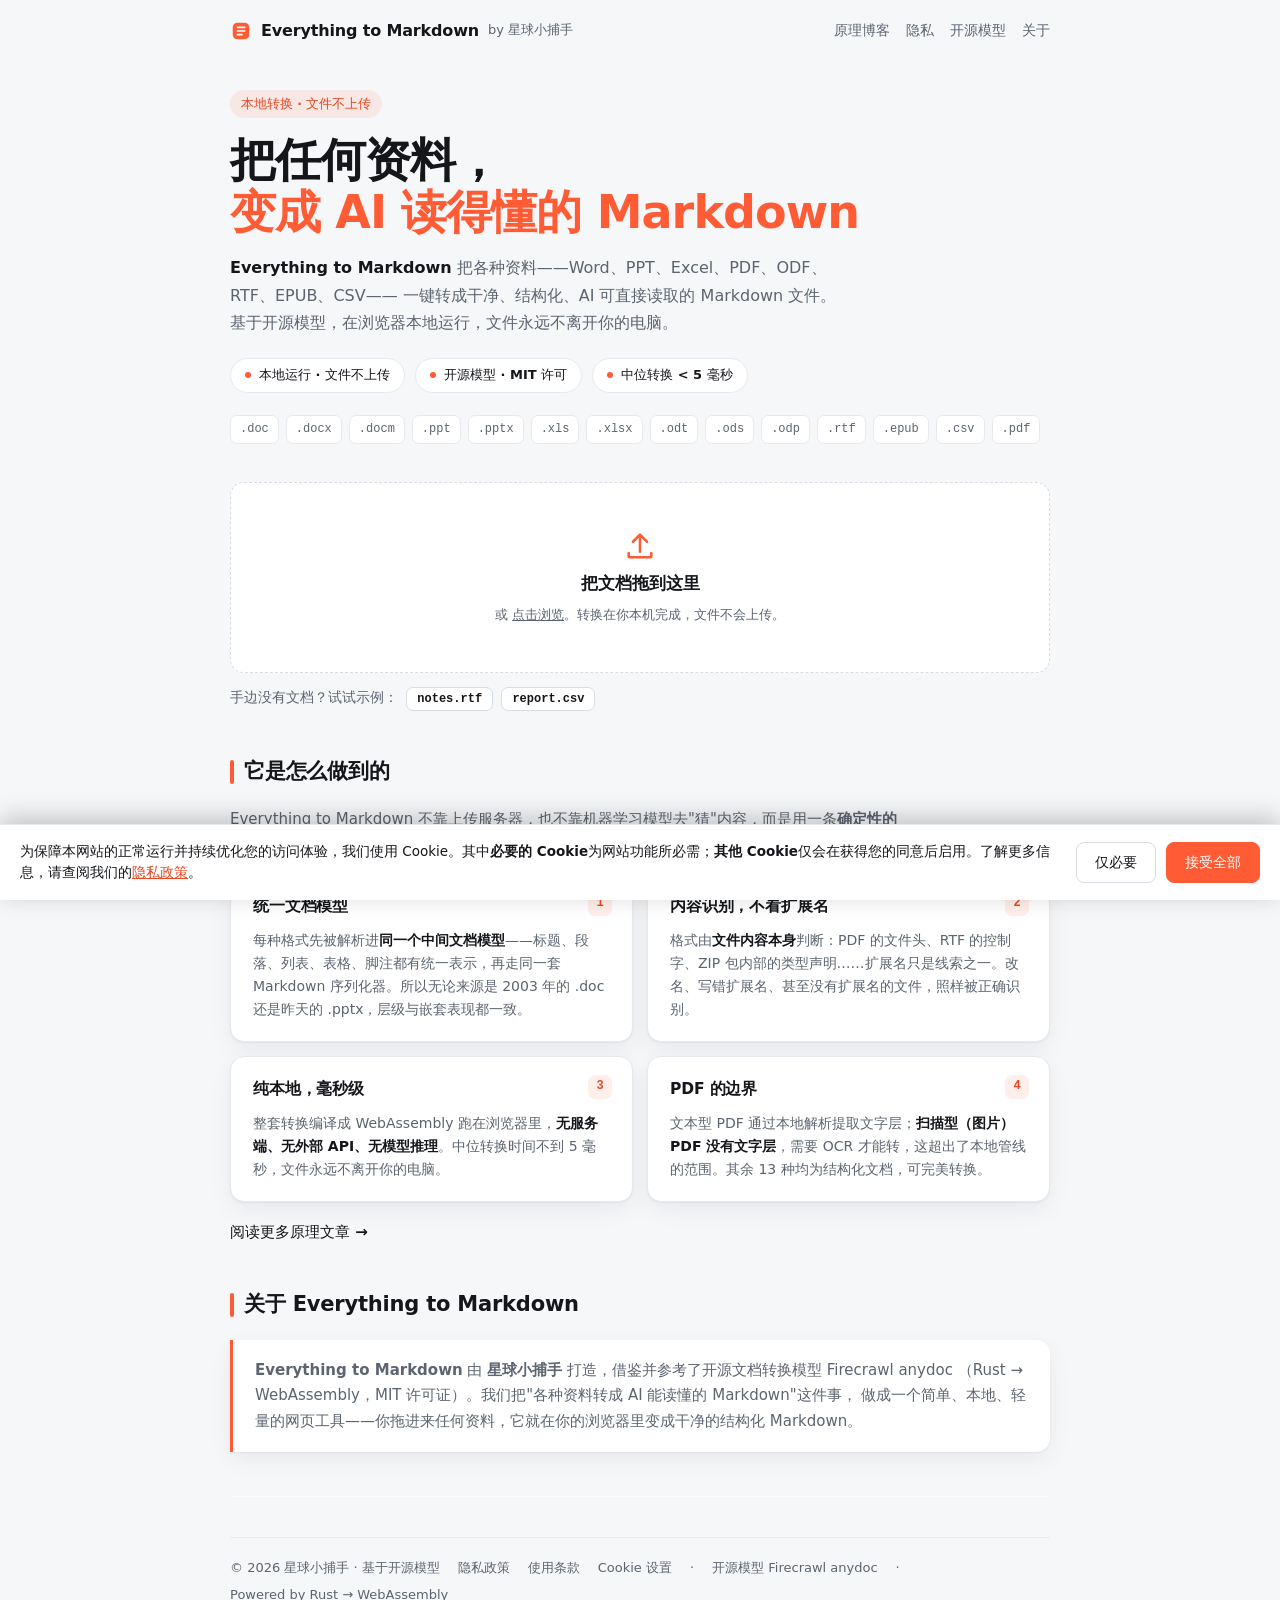
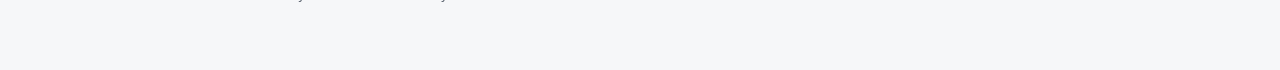
<file: index.html>
<!doctype html>
<html lang="zh-CN">
  <head>
    <meta charset="utf-8" />
    <meta name="viewport" content="width=device-width, initial-scale=1" />
    <title>Everything to Markdown · 把任何资料变成 AI 读得懂的 Markdown</title>
    <meta
      name="description"
      content="Everything to Markdown：把 Word、PPT、Excel、PDF、ODF、RTF、EPUB、CSV 等各种资料，在浏览器本地一键转为 AI 可直接读取的 Markdown 文件。基于开源模型，文件不上传。"
    />
    <link rel="icon" href="assets/favicon.svg" type="image/svg+xml" />
    <link rel="stylesheet" href="styles.css" />
  <!-- Google tag (gtag.js) -->
  <script async src="https://www.googletagmanager.com/gtag/js?id=G-VJLJ6NM3G4"></script>
  <script>
    window.dataLayer = window.dataLayer || [];
    function gtag(){dataLayer.push(arguments);}
    gtag('js', new Date());
    gtag('config', 'G-VJLJ6NM3G4');
  </script>
  </head>
  <body>
    <div class="page">
      <!-- 顶部导航 -->
      <header class="topbar">
        <a class="brand" href="index.html" aria-label="Everything to Markdown">
          <span class="brand-mark" aria-hidden="true">
            <svg viewBox="0 0 24 24" width="22" height="22" fill="none">
              <rect x="3" y="3" width="18" height="18" rx="5" fill="var(--accent)" />
              <path d="M8 8h8M8 12h8M8 16h5" stroke="#fff" stroke-width="1.8" stroke-linecap="round" />
            </svg>
          </span>
          <span class="brand-name">Everything to Markdown</span>
          <span class="brand-sub">by 星球小捕手</span>
        </a>
        <nav class="nav">
          <a href="blog.html">原理博客</a>
          <a href="privacy.html">隐私</a>
          <a href="https://github.com/firecrawl/anydoc" target="_blank" rel="noopener">开源模型</a>
          <a href="#about">关于</a>
        </nav>
      </header>

      <!-- 主区域 -->
      <main>
        <!-- Hero -->
        <section class="hero">
          <span class="eyebrow">本地转换 · 文件不上传</span>
          <h1>把任何资料，<br /><span class="accent">变成 AI 读得懂的 Markdown</span></h1>
          <p class="lede">
            <strong>Everything to Markdown</strong> 把各种资料——Word、PPT、Excel、PDF、ODF、RTF、EPUB、CSV——
            一键转成干净、结构化、AI 可直接读取的 Markdown 文件。
            基于开源模型，在浏览器本地运行，文件永远不离开你的电脑。
          </p>
          <ul class="hero-trust" aria-label="核心特性">
            <li>本地运行 · 文件不上传</li>
            <li>开源模型 · MIT 许可</li>
            <li>中位转换 &lt; 5 毫秒</li>
          </ul>
          <ul class="format-chips" aria-label="支持格式">
            <li>.doc</li><li>.docx</li><li>.docm</li><li>.ppt</li><li>.pptx</li>
            <li>.xls</li><li>.xlsx</li><li>.odt</li><li>.ods</li><li>.odp</li>
            <li>.rtf</li><li>.epub</li><li>.csv</li><li>.pdf</li>
          </ul>
        </section>

        <!-- 转换器 -->
        <section class="converter">
          <button class="dropzone" id="drop" aria-describedby="drop-hint">
            <span class="dz-icon" aria-hidden="true">
              <svg viewBox="0 0 24 24" width="34" height="34" fill="none">
                <path d="M12 16V4m0 0L7 9m5-5l5 5" stroke="currentColor" stroke-width="1.8" stroke-linecap="round" stroke-linejoin="round"/>
                <path d="M4 17v2a1 1 0 001 1h14a1 1 0 001-1v-2" stroke="currentColor" stroke-width="1.8" stroke-linecap="round"/>
              </svg>
            </span>
            <span class="dz-title" id="drop-title">正在加载转换器…</span>
            <span class="dz-hint" id="drop-hint">首次加载约几 MB 的 WebAssembly，之后离线可用</span>
          </button>
          <input type="file" id="file" hidden aria-hidden="true" />

          <p class="samples">
            手边没有文档？试试示例：
            <button class="chip-btn" id="sample-rtf" type="button">notes.rtf</button>
            <button class="chip-btn" id="sample-csv" type="button">report.csv</button>
          </p>
        </section>

        <!-- 转换结果（app.js 依赖这些元素，缺失会导致转换器脚本在加载阶段报错） -->
        <section class="result" id="result" hidden>
          <div class="result-bar">
            <span class="file-name" id="result-name"></span>
            <span class="format-badge" id="result-format"></span>
            <span class="stats" id="result-stats"></span>
            <span class="spacer"></span>
            <div class="tabs">
              <button type="button" class="tab active" id="tab-preview">预览</button>
              <button type="button" class="tab" id="tab-raw">原始 Markdown</button>
            </div>
            <button type="button" class="btn" id="copy">复制</button>
            <button type="button" class="btn btn-primary" id="download">下载 .md</button>
          </div>
          <div class="output-wrap">
            <div class="preview" id="preview"></div>
            <pre class="raw" id="raw" hidden><code></code></pre>
            <div class="error-box" id="error" hidden></div>
          </div>
        </section>

        <!-- 原理（入口） -->
        <section class="info" id="how">
          <h2>它是怎么做到的</h2>
          <p class="info-lede">
            Everything to Markdown 不靠上传服务器，也不靠机器学习模型去"猜"内容，而是用一条<strong>确定性的解析管线</strong>：
            先把不同格式还原成结构化文本，再序列化成 Markdown。下面四点是它的核心思路。
          </p>
          <dl class="facts">
            <div class="fact">
              <dt>统一文档模型</dt>
              <dd>每种格式先被解析进<strong>同一个中间文档模型</strong>——标题、段落、列表、表格、脚注都有统一表示，再走同一套 Markdown 序列化器。所以无论来源是 2003 年的 .doc 还是昨天的 .pptx，层级与嵌套表现都一致。</dd>
            </div>
            <div class="fact">
              <dt>内容识别，不看扩展名</dt>
              <dd>格式由<strong>文件内容本身</strong>判断：PDF 的文件头、RTF 的控制字、ZIP 包内部的类型声明……扩展名只是线索之一。改名、写错扩展名、甚至没有扩展名的文件，照样被正确识别。</dd>
            </div>
            <div class="fact">
              <dt>纯本地，毫秒级</dt>
              <dd>整套转换编译成 WebAssembly 跑在浏览器里，<strong>无服务端、无外部 API、无模型推理</strong>。中位转换时间不到 5 毫秒，文件永远不离开你的电脑。</dd>
            </div>
            <div class="fact">
              <dt>PDF 的边界</dt>
              <dd>文本型 PDF 通过本地解析提取文字层；<strong>扫描型（图片）PDF 没有文字层</strong>，需要 OCR 才能转，这超出了本地管线的范围。其余 13 种均为结构化文档，可完美转换。</dd>
            </div>
          </dl>
          <p class="more-link"><a href="blog.html">阅读更多原理文章 →</a></p>
        </section>

        <!-- 关于 -->
        <section class="info" id="about">
          <h2>关于 Everything to Markdown</h2>
          <p class="info-lede">
            <strong>Everything to Markdown</strong> 由 <strong>星球小捕手</strong> 打造，借鉴并参考了开源文档转换模型
            <a href="https://github.com/firecrawl/anydoc" target="_blank" rel="noopener">Firecrawl anydoc</a>
            （Rust → WebAssembly，MIT 许可证）。我们把"各种资料转成 AI 能读懂的 Markdown"这件事，
            做成一个简单、本地、轻量的网页工具——你拖进来任何资料，它就在你的浏览器里变成干净的结构化 Markdown。
          </p>
        </section>
      </main>

      <!-- 广告位：接入 Google AdSense 后，将 data-ad-client 替换为你的发布商 ID，并在 cookie-consent.js 配置 ADSENSE_PUB_ID；仅用户同意后才加载 -->
      <section class="ad-slot" aria-label="广告">
        <ins class="adsbygoogle"
             style="display:block"
             data-ad-client="ca-pub-0000000000000000"
             data-ad-slot="0000000000"
             data-ad-format="auto"
             data-full-width-responsive="true"></ins>
      </section>

      <footer class="footer">
        <span>© 2026 星球小捕手 · 基于开源模型</span>
        <a href="privacy.html">隐私政策</a>
        <a href="terms.html">使用条款</a>
        <a href="#" id="cc-manage">Cookie 设置</a>
        <span class="footer-sep">·</span>
        <a href="https://github.com/firecrawl/anydoc" target="_blank" rel="noopener">开源模型 Firecrawl anydoc</a>
        <span class="footer-sep">·</span>
        <span>Powered by Rust → WebAssembly</span>
      </footer>
    </div>

    <script src="vendor/marked.min.js"></script>
    <script type="module" src="app.js"></script>
    <script src="cookie-consent.js"></script>
  </body>
</html>
</file>
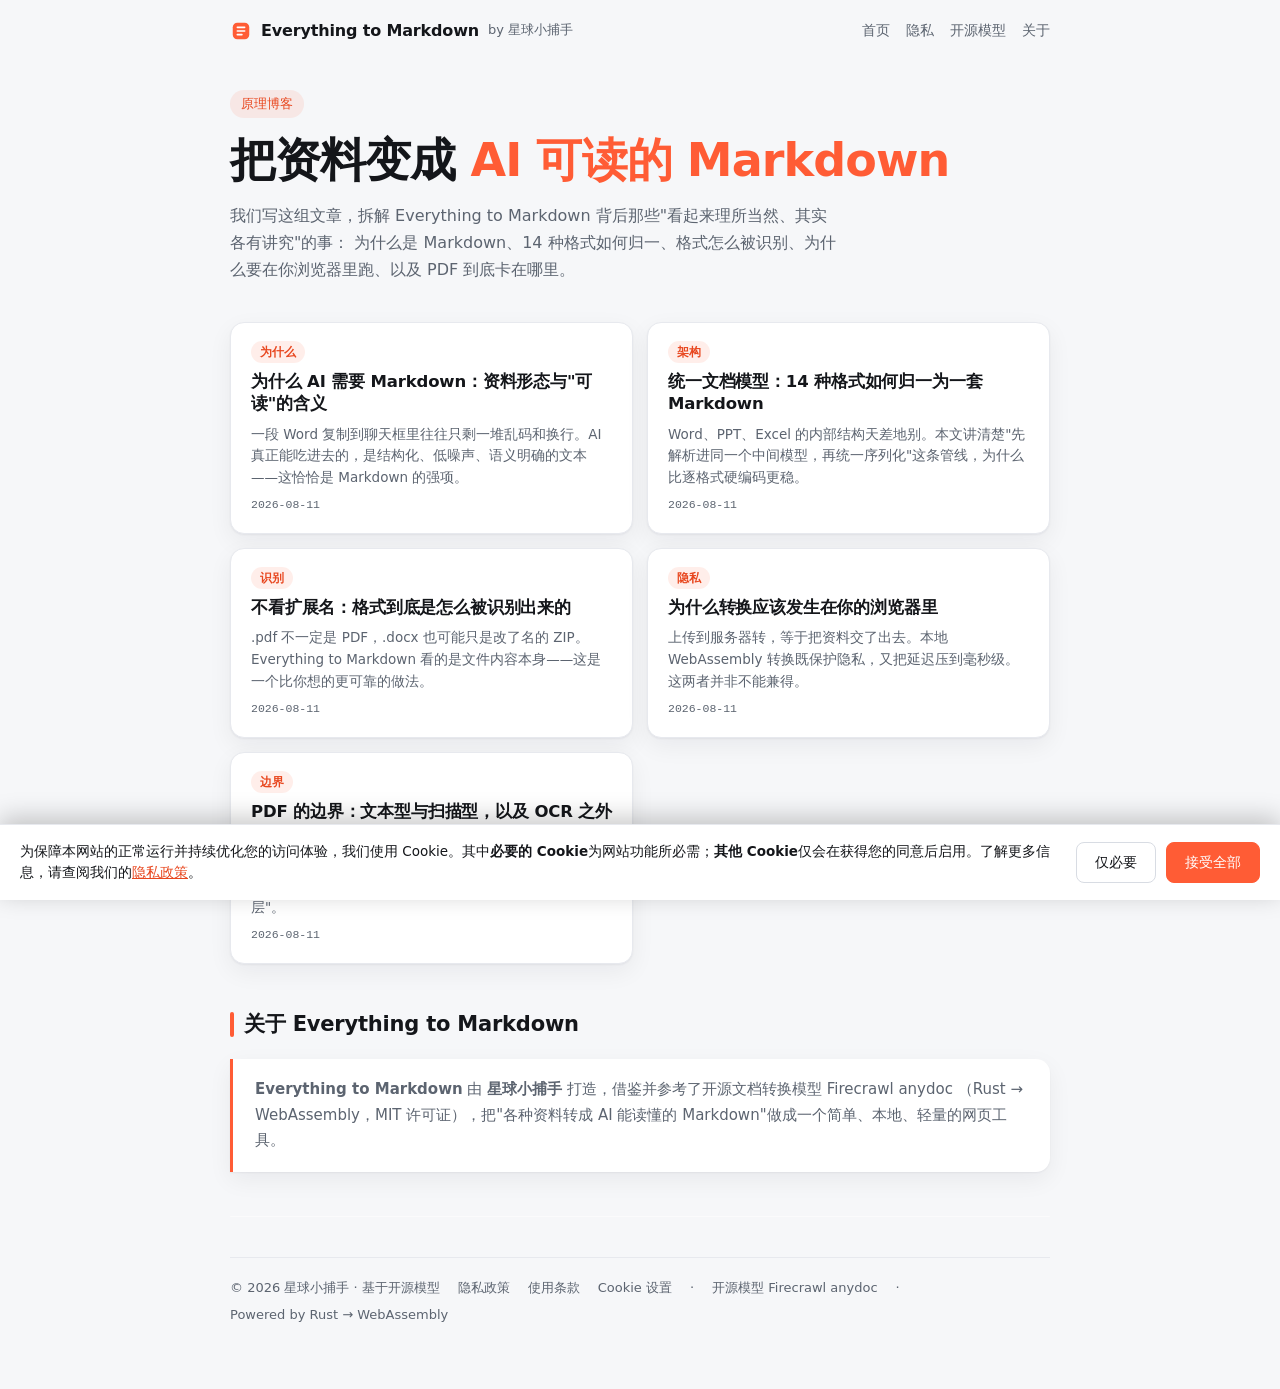
<file: blog.html>
<!doctype html>
<html lang="zh-CN">
  <head>
    <meta charset="utf-8" />
    <meta name="viewport" content="width=device-width, initial-scale=1" />
    <title>原理博客 · Everything to Markdown</title>
    <meta name="description" content="Everything to Markdown 原理博客：为什么 AI 需要 Markdown、统一文档模型、格式识别、本地转换与 PDF 的边界。" />
    <link rel="icon" href="assets/favicon.svg" type="image/svg+xml" />
    <link rel="stylesheet" href="styles.css" />
  <!-- Google tag (gtag.js) -->
  <script async src="https://www.googletagmanager.com/gtag/js?id=G-VJLJ6NM3G4"></script>
  <script>
    window.dataLayer = window.dataLayer || [];
    function gtag(){dataLayer.push(arguments);}
    gtag('js', new Date());
    gtag('config', 'G-VJLJ6NM3G4');
  </script>
  </head>
  <body>
    <div class="page">
      <header class="topbar">
        <a class="brand" href="index.html" aria-label="Everything to Markdown">
          <span class="brand-mark" aria-hidden="true">
            <svg viewBox="0 0 24 24" width="22" height="22" fill="none">
              <rect x="3" y="3" width="18" height="18" rx="5" fill="var(--accent)" />
              <path d="M8 8h8M8 12h8M8 16h5" stroke="#fff" stroke-width="1.8" stroke-linecap="round" />
            </svg>
          </span>
          <span class="brand-name">Everything to Markdown</span>
          <span class="brand-sub">by 星球小捕手</span>
        </a>
        <nav class="nav">
          <a href="index.html">首页</a>
          <a href="privacy.html">隐私</a>
          <a href="https://github.com/firecrawl/anydoc" target="_blank" rel="noopener">开源模型</a>
          <a href="#about">关于</a>
        </nav>
      </header>

      <main>
        <section class="hero">
          <span class="eyebrow">原理博客</span>
          <h1>把资料变成 <span class="accent">AI 可读的 Markdown</span></h1>
          <p class="lede">
            我们写这组文章，拆解 Everything to Markdown 背后那些"看起来理所当然、其实各有讲究"的事：
            为什么是 Markdown、14 种格式如何归一、格式怎么被识别、为什么要在你浏览器里跑、以及 PDF 到底卡在哪里。
          </p>
        </section>

        <section class="postlist">
          <a class="post-card" href="blog/why-markdown.html">
            <span class="post-tag">为什么</span>
            <h3>为什么 AI 需要 Markdown：资料形态与"可读"的含义</h3>
            <p>一段 Word 复制到聊天框里往往只剩一堆乱码和换行。AI 真正能吃进去的，是结构化、低噪声、语义明确的文本——这恰恰是 Markdown 的强项。</p>
            <span class="post-date">2026-08-11</span>
          </a>

          <a class="post-card" href="blog/unified-model.html">
            <span class="post-tag">架构</span>
            <h3>统一文档模型：14 种格式如何归一为一套 Markdown</h3>
            <p>Word、PPT、Excel 的内部结构天差地别。本文讲清楚"先解析进同一个中间模型，再统一序列化"这条管线，为什么比逐格式硬编码更稳。</p>
            <span class="post-date">2026-08-11</span>
          </a>

          <a class="post-card" href="blog/format-detection.html">
            <span class="post-tag">识别</span>
            <h3>不看扩展名：格式到底是怎么被识别出来的</h3>
            <p>.pdf 不一定是 PDF，.docx 也可能只是改了名的 ZIP。Everything to Markdown 看的是文件内容本身——这是一个比你想的更可靠的做法。</p>
            <span class="post-date">2026-08-11</span>
          </a>

          <a class="post-card" href="blog/local-offline.html">
            <span class="post-tag">隐私</span>
            <h3>为什么转换应该发生在你的浏览器里</h3>
            <p>上传到服务器转，等于把资料交了出去。本地 WebAssembly 转换既保护隐私，又把延迟压到毫秒级。这两者并非不能兼得。</p>
            <span class="post-date">2026-08-11</span>
          </a>

          <a class="post-card" href="blog/pdf-boundary.html">
            <span class="post-tag">边界</span>
            <h3>PDF 的边界：文本型与扫描型，以及 OCR 之外的事</h3>
            <p>同样是 PDF，有的能完美转成 Markdown，有的连一个字都提不出来。差别不在工具，而在文件本身有没有"文字层"。</p>
            <span class="post-date">2026-08-11</span>
          </a>
        </section>

        <section class="info" id="about">
          <h2>关于 Everything to Markdown</h2>
          <p class="info-lede">
            <strong>Everything to Markdown</strong> 由 <strong>星球小捕手</strong> 打造，借鉴并参考了开源文档转换模型
            <a href="https://github.com/firecrawl/anydoc" target="_blank" rel="noopener">Firecrawl anydoc</a>
            （Rust → WebAssembly，MIT 许可证），把"各种资料转成 AI 能读懂的 Markdown"做成一个简单、本地、轻量的网页工具。
          </p>
        </section>
      </main>

      <!-- 广告位：接入 Google AdSense 后，将 data-ad-client 替换为你的发布商 ID，并在 cookie-consent.js 配置 ADSENSE_PUB_ID；仅用户同意后才加载 -->
      <section class="ad-slot" aria-label="广告">
        <ins class="adsbygoogle"
             style="display:block"
             data-ad-client="ca-pub-0000000000000000"
             data-ad-slot="0000000000"
             data-ad-format="auto"
             data-full-width-responsive="true"></ins>
      </section>

      <footer class="footer">
        <span>© 2026 星球小捕手 · 基于开源模型</span>
        <a href="privacy.html">隐私政策</a>
        <a href="terms.html">使用条款</a>
        <a href="#" id="cc-manage">Cookie 设置</a>
        <span class="footer-sep">·</span>
        <a href="https://github.com/firecrawl/anydoc" target="_blank" rel="noopener">开源模型 Firecrawl anydoc</a>
        <span class="footer-sep">·</span>
        <span>Powered by Rust → WebAssembly</span>
      </footer>
    </div>
    <script src="cookie-consent.js"></script>
  </body>
</html>
</file>
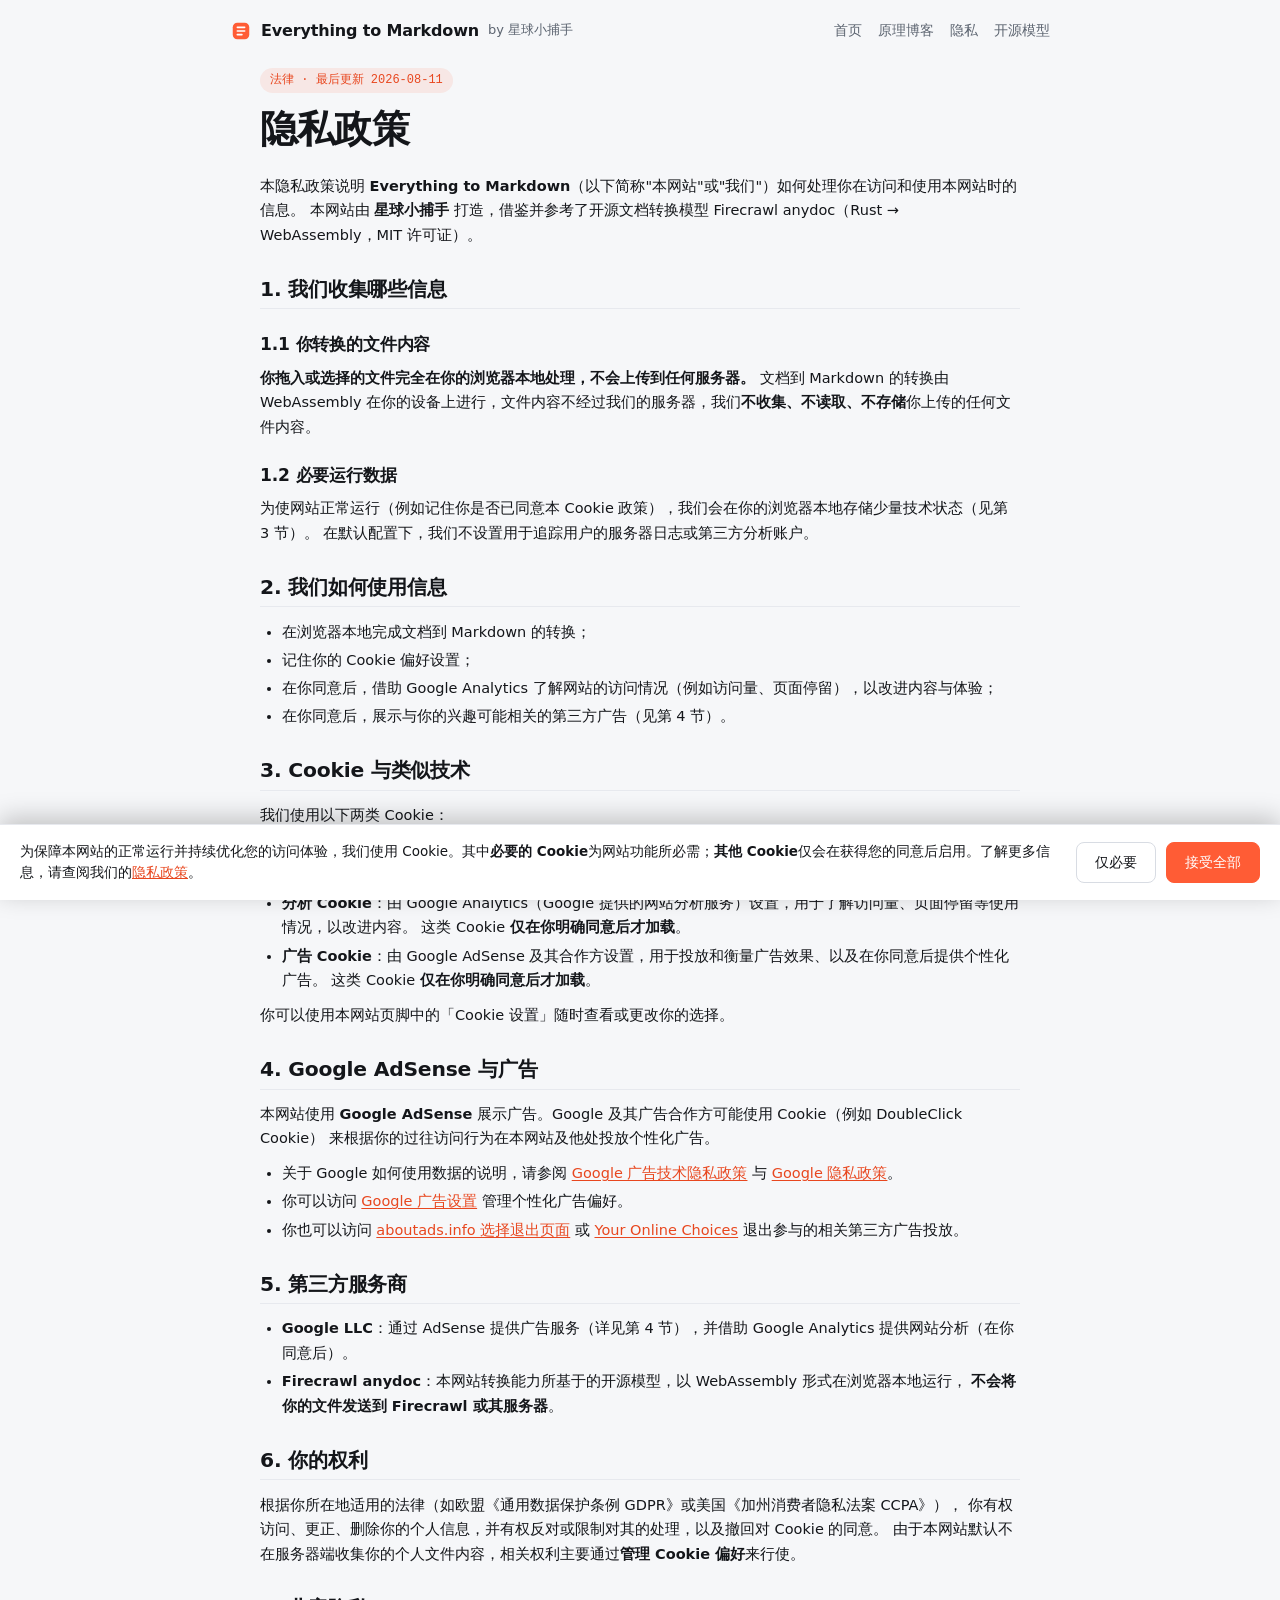
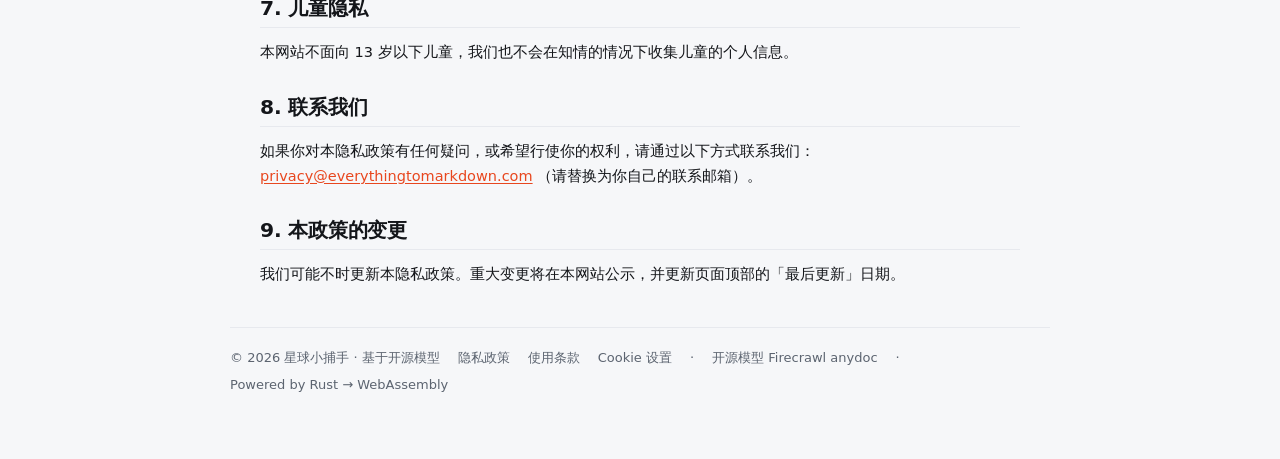
<file: privacy.html>
<!doctype html>
<html lang="zh-CN">
  <head>
    <meta charset="utf-8" />
    <meta name="viewport" content="width=device-width, initial-scale=1" />
    <title>隐私政策 · Everything to Markdown</title>
    <meta
      name="description"
      content="Everything to Markdown 隐私政策：说明我们如何处理文件（浏览器本地、不上传）、使用的 Cookie 与类似技术，以及 Google AdSense 广告与退出个性化广告的方式。"
    />
    <link rel="icon" href="assets/favicon.svg" type="image/svg+xml" />
    <link rel="stylesheet" href="styles.css" />
  <!-- Google tag (gtag.js) -->
  <script async src="https://www.googletagmanager.com/gtag/js?id=G-VJLJ6NM3G4"></script>
  <script>
    window.dataLayer = window.dataLayer || [];
    function gtag(){dataLayer.push(arguments);}
    gtag('js', new Date());
    gtag('config', 'G-VJLJ6NM3G4');
  </script>
  </head>
  <body>
    <div class="page">
      <header class="topbar">
        <a class="brand" href="index.html" aria-label="Everything to Markdown">
          <span class="brand-mark" aria-hidden="true">
            <svg viewBox="0 0 24 24" width="22" height="22" fill="none">
              <rect x="3" y="3" width="18" height="18" rx="5" fill="var(--accent)" />
              <path d="M8 8h8M8 12h8M8 16h5" stroke="#fff" stroke-width="1.8" stroke-linecap="round" />
            </svg>
          </span>
          <span class="brand-name">Everything to Markdown</span>
          <span class="brand-sub">by 星球小捕手</span>
        </a>
        <nav class="nav">
          <a href="index.html">首页</a>
          <a href="blog.html">原理博客</a>
          <a href="privacy.html">隐私</a>
          <a href="https://github.com/firecrawl/anydoc" target="_blank" rel="noopener">开源模型</a>
        </nav>
      </header>

      <main>
        <article class="post">
          <p class="post-meta">法律 · 最后更新 2026-08-11</p>
          <h1>隐私政策</h1>
          <div class="markdown-body">
            <p>
              本隐私政策说明 <strong>Everything to Markdown</strong>（以下简称"本网站"或"我们"）如何处理你在访问和使用本网站时的信息。
              本网站由 <strong>星球小捕手</strong> 打造，借鉴并参考了开源文档转换模型 Firecrawl anydoc（Rust → WebAssembly，MIT 许可证）。
            </p>

            <h2>1. 我们收集哪些信息</h2>
            <h3>1.1 你转换的文件内容</h3>
            <p>
              <strong>你拖入或选择的文件完全在你的浏览器本地处理，不会上传到任何服务器。</strong>
              文档到 Markdown 的转换由 WebAssembly 在你的设备上进行，文件内容不经过我们的服务器，我们<strong>不收集、不读取、不存储</strong>你上传的任何文件内容。
            </p>
            <h3>1.2 必要运行数据</h3>
            <p>
              为使网站正常运行（例如记住你是否已同意本 Cookie 政策），我们会在你的浏览器本地存储少量技术状态（见第 3 节）。
              在默认配置下，我们不设置用于追踪用户的服务器日志或第三方分析账户。
            </p>

            <h2>2. 我们如何使用信息</h2>
            <ul>
              <li>在浏览器本地完成文档到 Markdown 的转换；</li>
              <li>记住你的 Cookie 偏好设置；</li>
              <li>在你同意后，借助 Google Analytics 了解网站的访问情况（例如访问量、页面停留），以改进内容与体验；</li>
              <li>在你同意后，展示与你的兴趣可能相关的第三方广告（见第 4 节）。</li>
            </ul>

            <h2>3. Cookie 与类似技术</h2>
            <p>我们使用以下两类 Cookie：</p>
            <ul>
              <li>
                <strong>必要 Cookie</strong>：用于网站基本功能（例如保存你的 Cookie 同意状态）。
                这类 Cookie 不需要你的同意即可设置，且无法关闭而不影响网站运行。
              </li>
              <li>
                <strong>分析 Cookie</strong>：由 Google Analytics（Google 提供的网站分析服务）设置，用于了解访问量、页面停留等使用情况，以改进内容。
                这类 Cookie <strong>仅在你明确同意后才加载</strong>。
              </li>
              <li>
                <strong>广告 Cookie</strong>：由 Google AdSense 及其合作方设置，用于投放和衡量广告效果、以及在你同意后提供个性化广告。
                这类 Cookie <strong>仅在你明确同意后才加载</strong>。
              </li>
            </ul>
            <p>
              你可以使用本网站页脚中的「Cookie 设置」随时查看或更改你的选择。
            </p>

            <h2>4. Google AdSense 与广告</h2>
            <p>
              本网站使用 <strong>Google AdSense</strong> 展示广告。Google 及其广告合作方可能使用 Cookie（例如 DoubleClick Cookie）
              来根据你的过往访问行为在本网站及他处投放个性化广告。
            </p>
            <ul>
              <li>
                关于 Google 如何使用数据的说明，请参阅
                <a href="https://policies.google.com/technologies/ads" target="_blank" rel="noopener">Google 广告技术隐私政策</a>
                与 <a href="https://policies.google.com/privacy" target="_blank" rel="noopener">Google 隐私政策</a>。
              </li>
              <li>
                你可以访问
                <a href="https://www.google.com/settings/ads" target="_blank" rel="noopener">Google 广告设置</a>
                管理个性化广告偏好。
              </li>
              <li>
                你也可以访问
                <a href="https://www.aboutads.info/choices/" target="_blank" rel="noopener">aboutads.info 选择退出页面</a>
                或
                <a href="https://youronlinechoices.com/" target="_blank" rel="noopener">Your Online Choices</a>
                退出参与的相关第三方广告投放。
              </li>
            </ul>

            <h2>5. 第三方服务商</h2>
            <ul>
              <li><strong>Google LLC</strong>：通过 AdSense 提供广告服务（详见第 4 节），并借助 Google Analytics 提供网站分析（在你同意后）。</li>
              <li>
                <strong>Firecrawl anydoc</strong>：本网站转换能力所基于的开源模型，以 WebAssembly 形式在浏览器本地运行，
                <strong>不会将你的文件发送到 Firecrawl 或其服务器</strong>。
              </li>
            </ul>

            <h2>6. 你的权利</h2>
            <p>
              根据你所在地适用的法律（如欧盟《通用数据保护条例 GDPR》或美国《加州消费者隐私法案 CCPA》），
              你有权访问、更正、删除你的个人信息，并有权反对或限制对其的处理，以及撤回对 Cookie 的同意。
              由于本网站默认不在服务器端收集你的个人文件内容，相关权利主要通过<strong>管理 Cookie 偏好</strong>来行使。
            </p>

            <h2>7. 儿童隐私</h2>
            <p>本网站不面向 13 岁以下儿童，我们也不会在知情的情况下收集儿童的个人信息。</p>

            <h2>8. 联系我们</h2>
            <p>
              如果你对本隐私政策有任何疑问，或希望行使你的权利，请通过以下方式联系我们：
              <a href="mailto:privacy@everythingtomarkdown.com">privacy@everythingtomarkdown.com</a>
              （请替换为你自己的联系邮箱）。
            </p>

            <h2>9. 本政策的变更</h2>
            <p>我们可能不时更新本隐私政策。重大变更将在本网站公示，并更新页面顶部的「最后更新」日期。</p>
          </div>
        </article>
      </main>

      <footer class="footer">
        <span>© 2026 星球小捕手 · 基于开源模型</span>
        <a href="privacy.html">隐私政策</a>
        <a href="terms.html">使用条款</a>
        <a href="#" id="cc-manage">Cookie 设置</a>
        <span class="footer-sep">·</span>
        <a href="https://github.com/firecrawl/anydoc" target="_blank" rel="noopener">开源模型 Firecrawl anydoc</a>
        <span class="footer-sep">·</span>
        <span>Powered by Rust → WebAssembly</span>
      </footer>
    </div>

    <script src="cookie-consent.js"></script>
  </body>
</html>
</file>
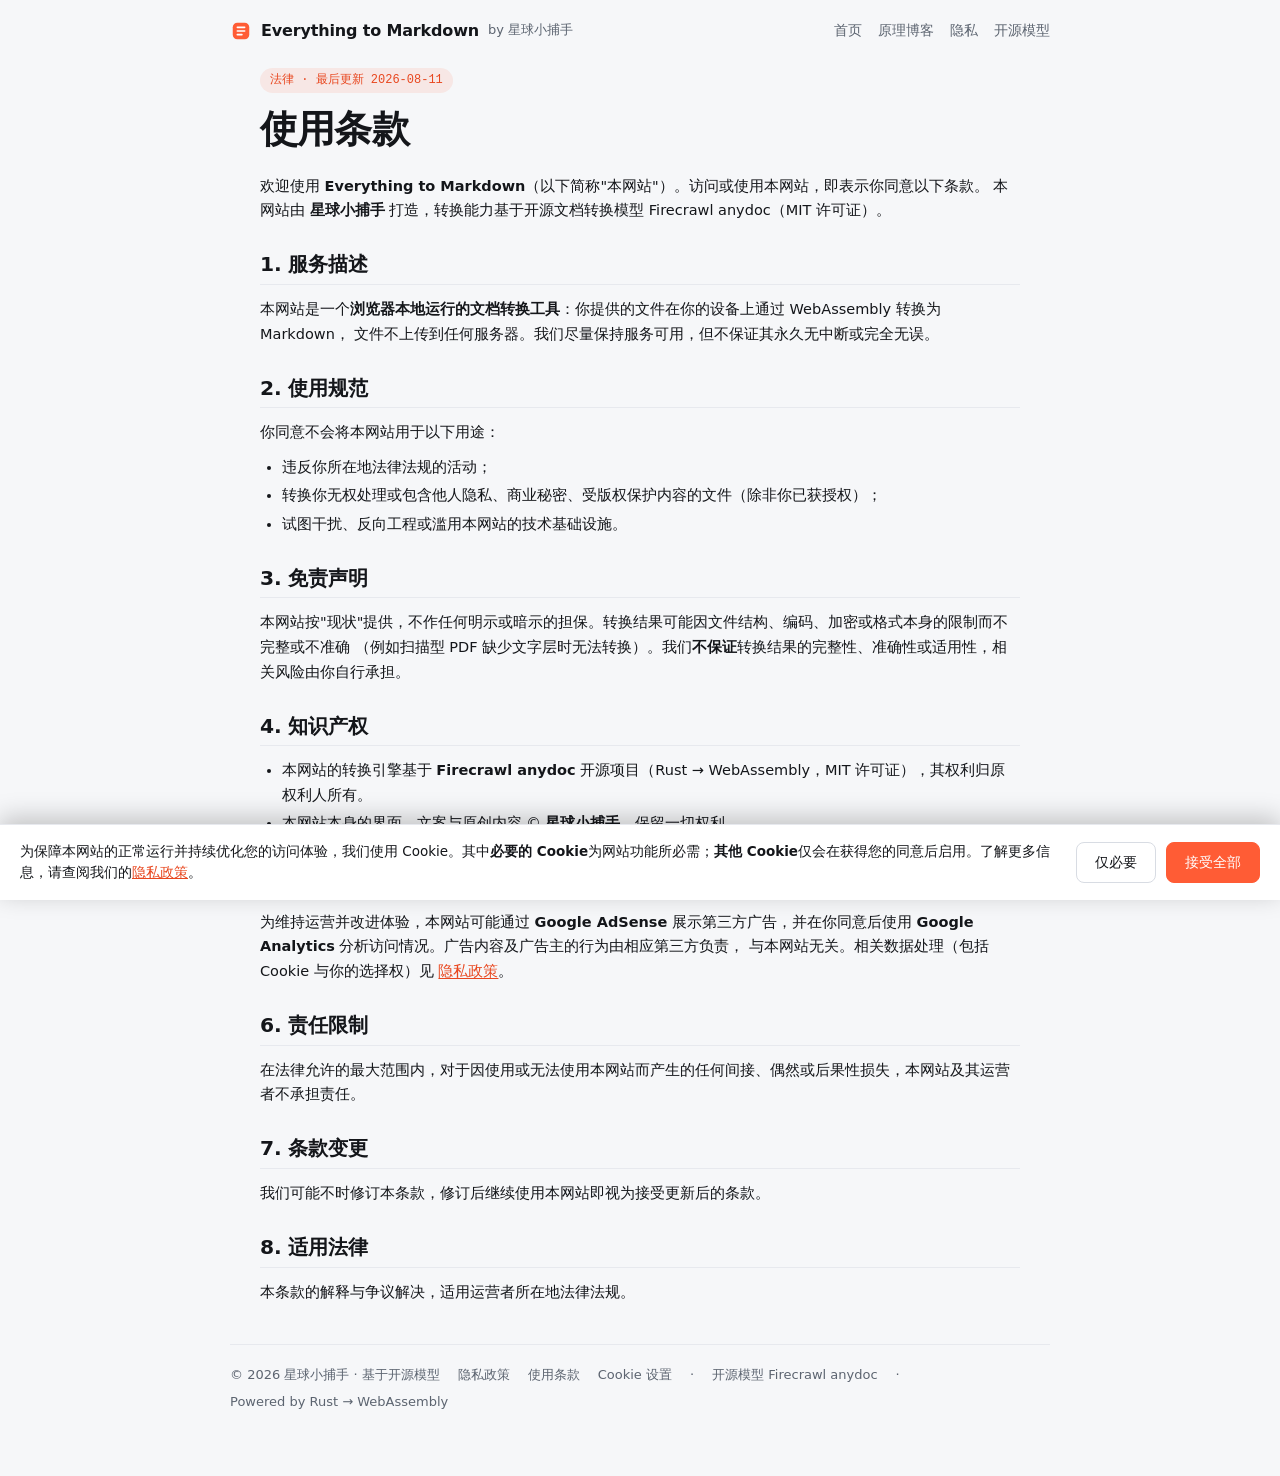
<file: terms.html>
<!doctype html>
<html lang="zh-CN">
  <head>
    <meta charset="utf-8" />
    <meta name="viewport" content="width=device-width, initial-scale=1" />
    <title>使用条款 · Everything to Markdown</title>
    <meta
      name="description"
      content="Everything to Markdown 使用条款：服务描述、使用规范、免责声明、知识产权与责任限制。"
    />
    <link rel="icon" href="assets/favicon.svg" type="image/svg+xml" />
    <link rel="stylesheet" href="styles.css" />
  <!-- Google tag (gtag.js) -->
  <script async src="https://www.googletagmanager.com/gtag/js?id=G-VJLJ6NM3G4"></script>
  <script>
    window.dataLayer = window.dataLayer || [];
    function gtag(){dataLayer.push(arguments);}
    gtag('js', new Date());
    gtag('config', 'G-VJLJ6NM3G4');
  </script>
  </head>
  <body>
    <div class="page">
      <header class="topbar">
        <a class="brand" href="index.html" aria-label="Everything to Markdown">
          <span class="brand-mark" aria-hidden="true">
            <svg viewBox="0 0 24 24" width="22" height="22" fill="none">
              <rect x="3" y="3" width="18" height="18" rx="5" fill="var(--accent)" />
              <path d="M8 8h8M8 12h8M8 16h5" stroke="#fff" stroke-width="1.8" stroke-linecap="round" />
            </svg>
          </span>
          <span class="brand-name">Everything to Markdown</span>
          <span class="brand-sub">by 星球小捕手</span>
        </a>
        <nav class="nav">
          <a href="index.html">首页</a>
          <a href="blog.html">原理博客</a>
          <a href="privacy.html">隐私</a>
          <a href="https://github.com/firecrawl/anydoc" target="_blank" rel="noopener">开源模型</a>
        </nav>
      </header>

      <main>
        <article class="post">
          <p class="post-meta">法律 · 最后更新 2026-08-11</p>
          <h1>使用条款</h1>
          <div class="markdown-body">
            <p>
              欢迎使用 <strong>Everything to Markdown</strong>（以下简称"本网站"）。访问或使用本网站，即表示你同意以下条款。
              本网站由 <strong>星球小捕手</strong> 打造，转换能力基于开源文档转换模型 Firecrawl anydoc（MIT 许可证）。
            </p>

            <h2>1. 服务描述</h2>
            <p>
              本网站是一个<strong>浏览器本地运行的文档转换工具</strong>：你提供的文件在你的设备上通过 WebAssembly 转换为 Markdown，
              文件不上传到任何服务器。我们尽量保持服务可用，但不保证其永久无中断或完全无误。
            </p>

            <h2>2. 使用规范</h2>
            <p>你同意不会将本网站用于以下用途：</p>
            <ul>
              <li>违反你所在地法律法规的活动；</li>
              <li>转换你无权处理或包含他人隐私、商业秘密、受版权保护内容的文件（除非你已获授权）；</li>
              <li>试图干扰、反向工程或滥用本网站的技术基础设施。</li>
            </ul>

            <h2>3. 免责声明</h2>
            <p>
              本网站按"现状"提供，不作任何明示或暗示的担保。转换结果可能因文件结构、编码、加密或格式本身的限制而不完整或不准确
              （例如扫描型 PDF 缺少文字层时无法转换）。我们<strong>不保证</strong>转换结果的完整性、准确性或适用性，相关风险由你自行承担。
            </p>

            <h2>4. 知识产权</h2>
            <ul>
              <li>
                本网站的转换引擎基于 <strong>Firecrawl anydoc</strong> 开源项目（Rust → WebAssembly，MIT 许可证），其权利归原权利人所有。
              </li>
              <li>
                本网站本身的界面、文案与原创内容 © <strong>星球小捕手</strong>，保留一切权利。
              </li>
            </ul>

            <h2>5. 第三方服务</h2>
            <p>
              为维持运营并改进体验，本网站可能通过 <strong>Google AdSense</strong> 展示第三方广告，并在你同意后使用
              <strong>Google Analytics</strong> 分析访问情况。广告内容及广告主的行为由相应第三方负责，
              与本网站无关。相关数据处理（包括 Cookie 与你的选择权）见 <a href="privacy.html">隐私政策</a>。
            </p>

            <h2>6. 责任限制</h2>
            <p>
              在法律允许的最大范围内，对于因使用或无法使用本网站而产生的任何间接、偶然或后果性损失，本网站及其运营者不承担责任。
            </p>

            <h2>7. 条款变更</h2>
            <p>我们可能不时修订本条款，修订后继续使用本网站即视为接受更新后的条款。</p>

            <h2>8. 适用法律</h2>
            <p>本条款的解释与争议解决，适用运营者所在地法律法规。</p>
          </div>
        </article>
      </main>

      <footer class="footer">
        <span>© 2026 星球小捕手 · 基于开源模型</span>
        <a href="privacy.html">隐私政策</a>
        <a href="terms.html">使用条款</a>
        <a href="#" id="cc-manage">Cookie 设置</a>
        <span class="footer-sep">·</span>
        <a href="https://github.com/firecrawl/anydoc" target="_blank" rel="noopener">开源模型 Firecrawl anydoc</a>
        <span class="footer-sep">·</span>
        <span>Powered by Rust → WebAssembly</span>
      </footer>
    </div>

    <script src="cookie-consent.js"></script>
  </body>
</html>
</file>
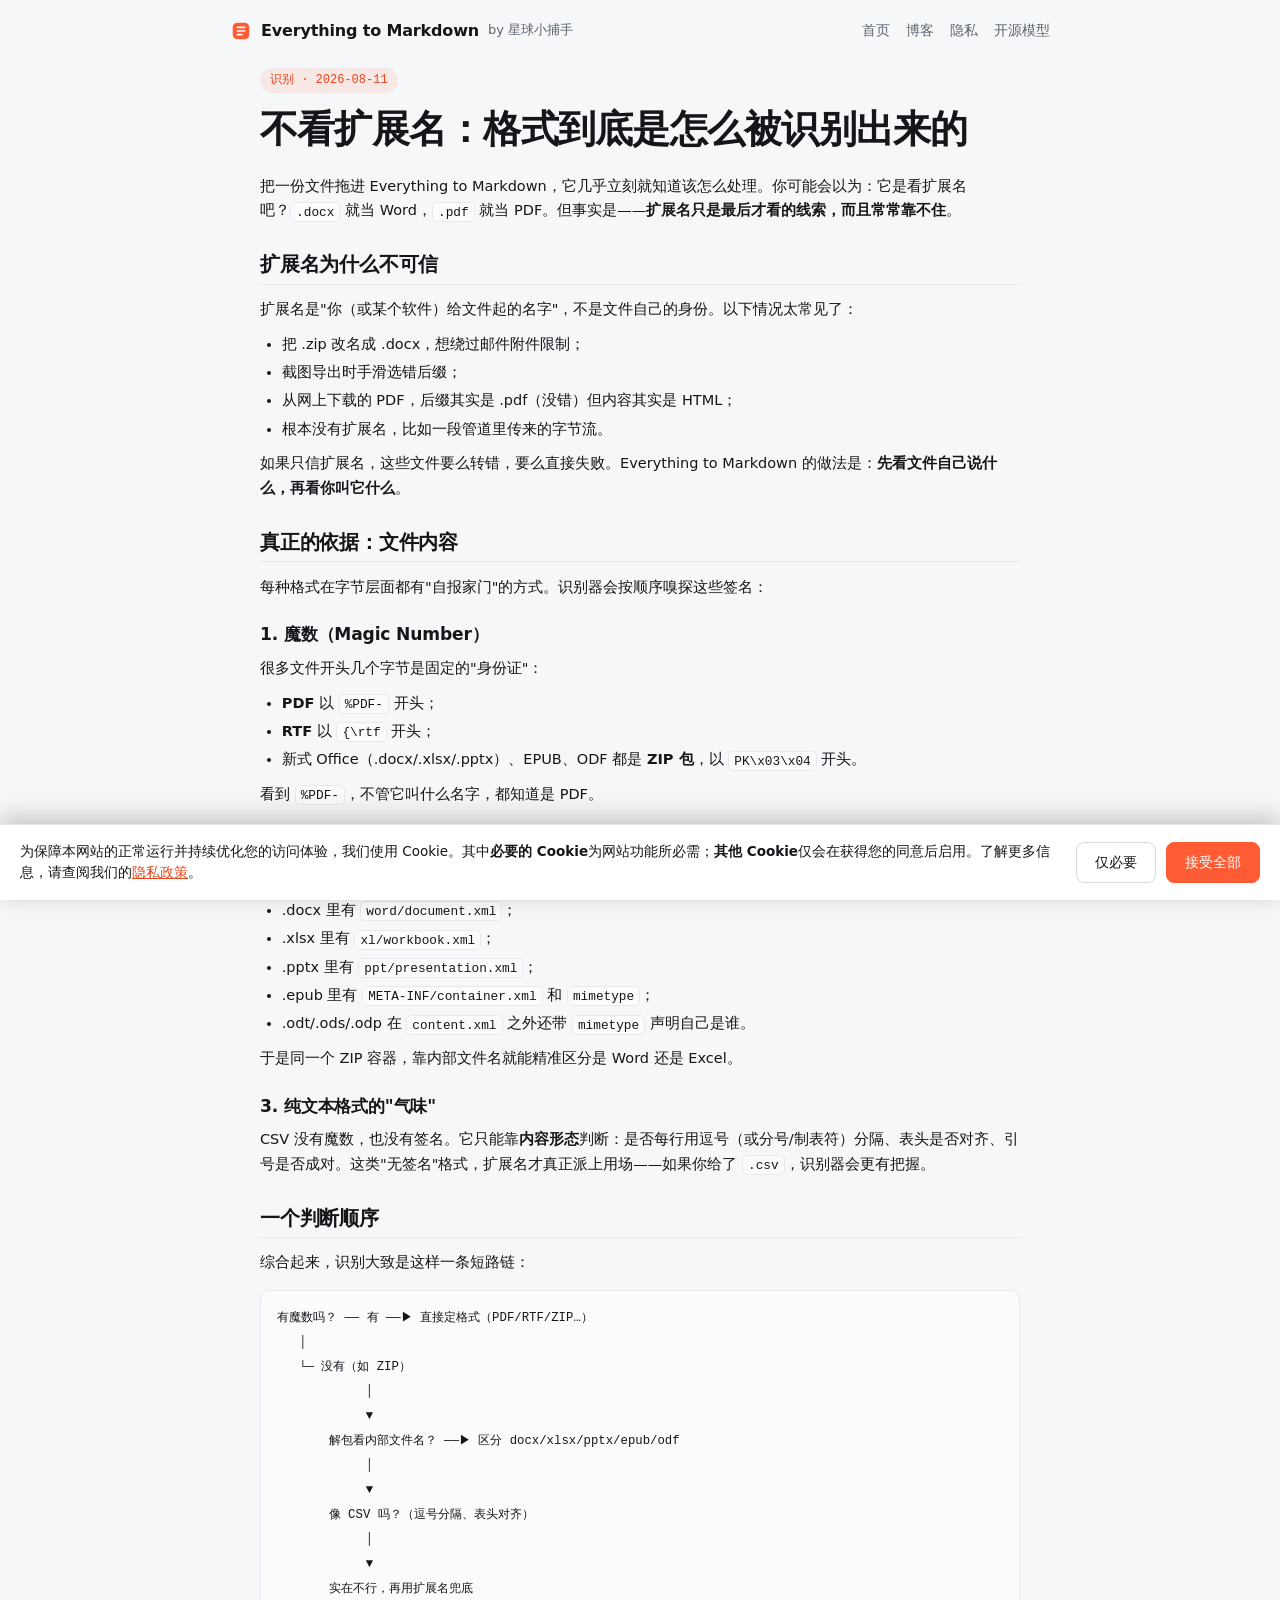
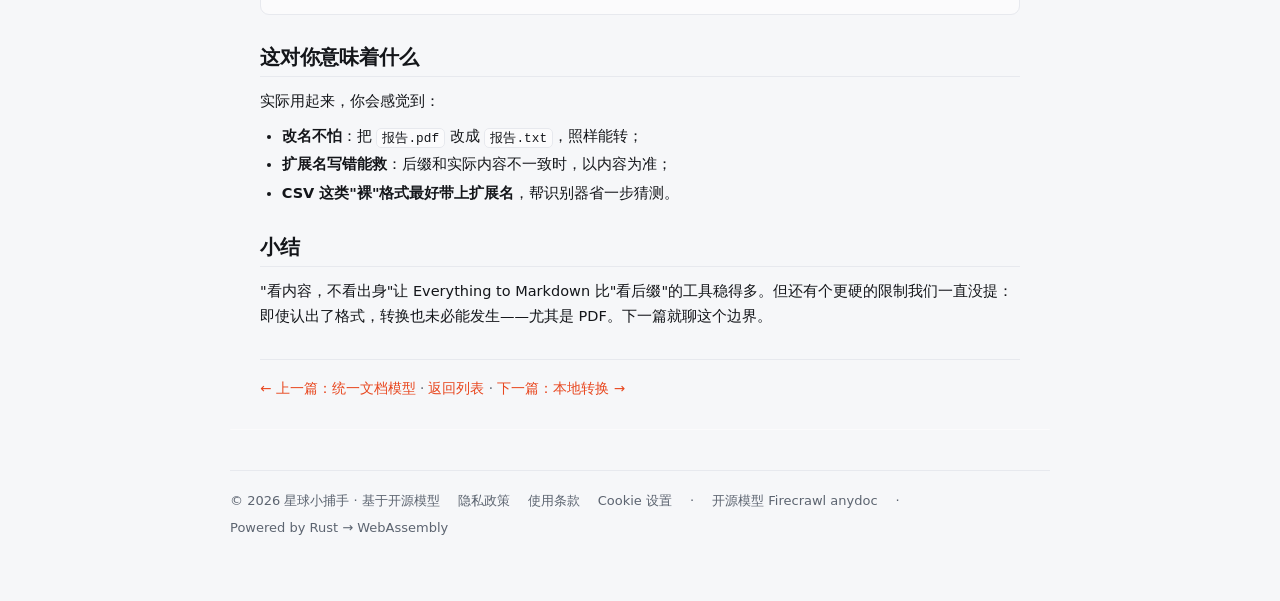
<file: blog/format-detection.html>
<!doctype html>
<html lang="zh-CN">
  <head>
    <meta charset="utf-8" />
    <meta name="viewport" content="width=device-width, initial-scale=1" />
    <title>格式识别 · Everything to Markdown</title>
    <link rel="icon" href="../assets/favicon.svg" type="image/svg+xml" />
    <link rel="stylesheet" href="../styles.css" />
  <!-- Google tag (gtag.js) -->
  <script async src="https://www.googletagmanager.com/gtag/js?id=G-VJLJ6NM3G4"></script>
  <script>
    window.dataLayer = window.dataLayer || [];
    function gtag(){dataLayer.push(arguments);}
    gtag('js', new Date());
    gtag('config', 'G-VJLJ6NM3G4');
  </script>
  </head>
  <body>
    <div class="page">
      <header class="topbar">
        <a class="brand" href="../index.html" aria-label="Everything to Markdown">
          <span class="brand-mark" aria-hidden="true">
            <svg viewBox="0 0 24 24" width="22" height="22" fill="none">
              <rect x="3" y="3" width="18" height="18" rx="5" fill="var(--accent)" />
              <path d="M8 8h8M8 12h8M8 16h5" stroke="#fff" stroke-width="1.8" stroke-linecap="round" />
            </svg>
          </span>
          <span class="brand-name">Everything to Markdown</span>
          <span class="brand-sub">by 星球小捕手</span>
        </a>
        <nav class="nav">
          <a href="../index.html">首页</a>
          <a href="blog.html">博客</a>
          <a href="../privacy.html">隐私</a>
          <a href="https://github.com/firecrawl/anydoc" target="_blank" rel="noopener">开源模型</a>
        </nav>
      </header>

      <main>
        <article class="post">
          <p class="post-meta">识别 · 2026-08-11</p>
          <h1>不看扩展名：格式到底是怎么被识别出来的</h1>
          <div class="markdown-body">
            <p>把一份文件拖进 Everything to Markdown，它几乎立刻就知道该怎么处理。你可能会以为：它是看扩展名吧？<code>.docx</code> 就当 Word，<code>.pdf</code> 就当 PDF。但事实是——<strong>扩展名只是最后才看的线索，而且常常靠不住</strong>。</p>

            <h2>扩展名为什么不可信</h2>
            <p>扩展名是"你（或某个软件）给文件起的名字"，不是文件自己的身份。以下情况太常见了：</p>
            <ul>
              <li>把 .zip 改名成 .docx，想绕过邮件附件限制；</li>
              <li>截图导出时手滑选错后缀；</li>
              <li>从网上下载的 PDF，后缀其实是 .pdf（没错）但内容其实是 HTML；</li>
              <li>根本没有扩展名，比如一段管道里传来的字节流。</li>
            </ul>
            <p>如果只信扩展名，这些文件要么转错，要么直接失败。Everything to Markdown 的做法是：<strong>先看文件自己说什么，再看你叫它什么</strong>。</p>

            <h2>真正的依据：文件内容</h2>
            <p>每种格式在字节层面都有"自报家门"的方式。识别器会按顺序嗅探这些签名：</p>

            <h3>1. 魔数（Magic Number）</h3>
            <p>很多文件开头几个字节是固定的"身份证"：</p>
            <ul>
              <li><strong>PDF</strong> 以 <code>%PDF-</code> 开头；</li>
              <li><strong>RTF</strong> 以 <code>{\rtf</code> 开头；</li>
              <li>新式 Office（.docx/.xlsx/.pptx）、EPUB、ODF 都是 <strong>ZIP 包</strong>，以 <code>PK\x03\x04</code> 开头。</li>
            </ul>
            <p>看到 <code>%PDF-</code>，不管它叫什么名字，都知道是 PDF。</p>

            <h3>2. 包内结构（针对 ZIP 家族）</h3>
            <p>Office 三件套和 EPUB、ODF 都是 ZIP。光看出是 ZIP 还不够，得看<strong>包里有什么</strong>：</p>
            <ul>
              <li>.docx 里有 <code>word/document.xml</code>；</li>
              <li>.xlsx 里有 <code>xl/workbook.xml</code>；</li>
              <li>.pptx 里有 <code>ppt/presentation.xml</code>；</li>
              <li>.epub 里有 <code>META-INF/container.xml</code> 和 <code>mimetype</code>；</li>
              <li>.odt/.ods/.odp 在 <code>content.xml</code> 之外还带 <code>mimetype</code> 声明自己是谁。</li>
            </ul>
            <p>于是同一个 ZIP 容器，靠内部文件名就能精准区分是 Word 还是 Excel。</p>

            <h3>3. 纯文本格式的"气味"</h3>
            <p>CSV 没有魔数，也没有签名。它只能靠<strong>内容形态</strong>判断：是否每行用逗号（或分号/制表符）分隔、表头是否对齐、引号是否成对。这类"无签名"格式，扩展名才真正派上用场——如果你给了 <code>.csv</code>，识别器会更有把握。</p>

            <h2>一个判断顺序</h2>
            <p>综合起来，识别大致是这样一条短路链：</p>
            <pre><code>有魔数吗？ ── 有 ──▶ 直接定格式（PDF/RTF/ZIP…）
   │
   └─ 没有（如 ZIP）
            │
            ▼
       解包看内部文件名？ ──▶ 区分 docx/xlsx/pptx/epub/odf
            │
            ▼
       像 CSV 吗？（逗号分隔、表头对齐）
            │
            ▼
       实在不行，再用扩展名兜底</code></pre>

            <h2>这对你意味着什么</h2>
            <p>实际用起来，你会感觉到：</p>
            <ul>
              <li><strong>改名不怕</strong>：把 <code>报告.pdf</code> 改成 <code>报告.txt</code>，照样能转；</li>
              <li><strong>扩展名写错能救</strong>：后缀和实际内容不一致时，以内容为准；</li>
              <li><strong>CSV 这类"裸"格式最好带上扩展名</strong>，帮识别器省一步猜测。</li>
            </ul>

            <h2>小结</h2>
            <p>"看内容，不看出身"让 Everything to Markdown 比"看后缀"的工具稳得多。但还有个更硬的限制我们一直没提：即使认出了格式，转换也未必能发生——尤其是 PDF。下一篇就聊这个边界。</p>
          </div>
          <p class="post-nav"><a href="unified-model.html">← 上一篇：统一文档模型</a> · <a href="blog.html">返回列表</a> · <a href="local-offline.html">下一篇：本地转换 →</a></p>
        </article>
      </main>

      <!-- 广告位：接入 Google AdSense 后，将 data-ad-client 替换为你的发布商 ID，并在 cookie-consent.js 配置 ADSENSE_PUB_ID；仅用户同意后才加载 -->
      <section class="ad-slot" aria-label="广告">
        <ins class="adsbygoogle"
             style="display:block"
             data-ad-client="ca-pub-0000000000000000"
             data-ad-slot="0000000000"
             data-ad-format="auto"
             data-full-width-responsive="true"></ins>
      </section>

      <footer class="footer">
        <span>© 2026 星球小捕手 · 基于开源模型</span>
        <a href="../privacy.html">隐私政策</a>
        <a href="../terms.html">使用条款</a>
        <a href="#" id="cc-manage">Cookie 设置</a>
        <span class="footer-sep">·</span>
        <a href="https://github.com/firecrawl/anydoc" target="_blank" rel="noopener">开源模型 Firecrawl anydoc</a>
        <span class="footer-sep">·</span>
        <span>Powered by Rust → WebAssembly</span>
      </footer>
    </div>
    <script src="../cookie-consent.js"></script>
  </body>
</html>
</file>
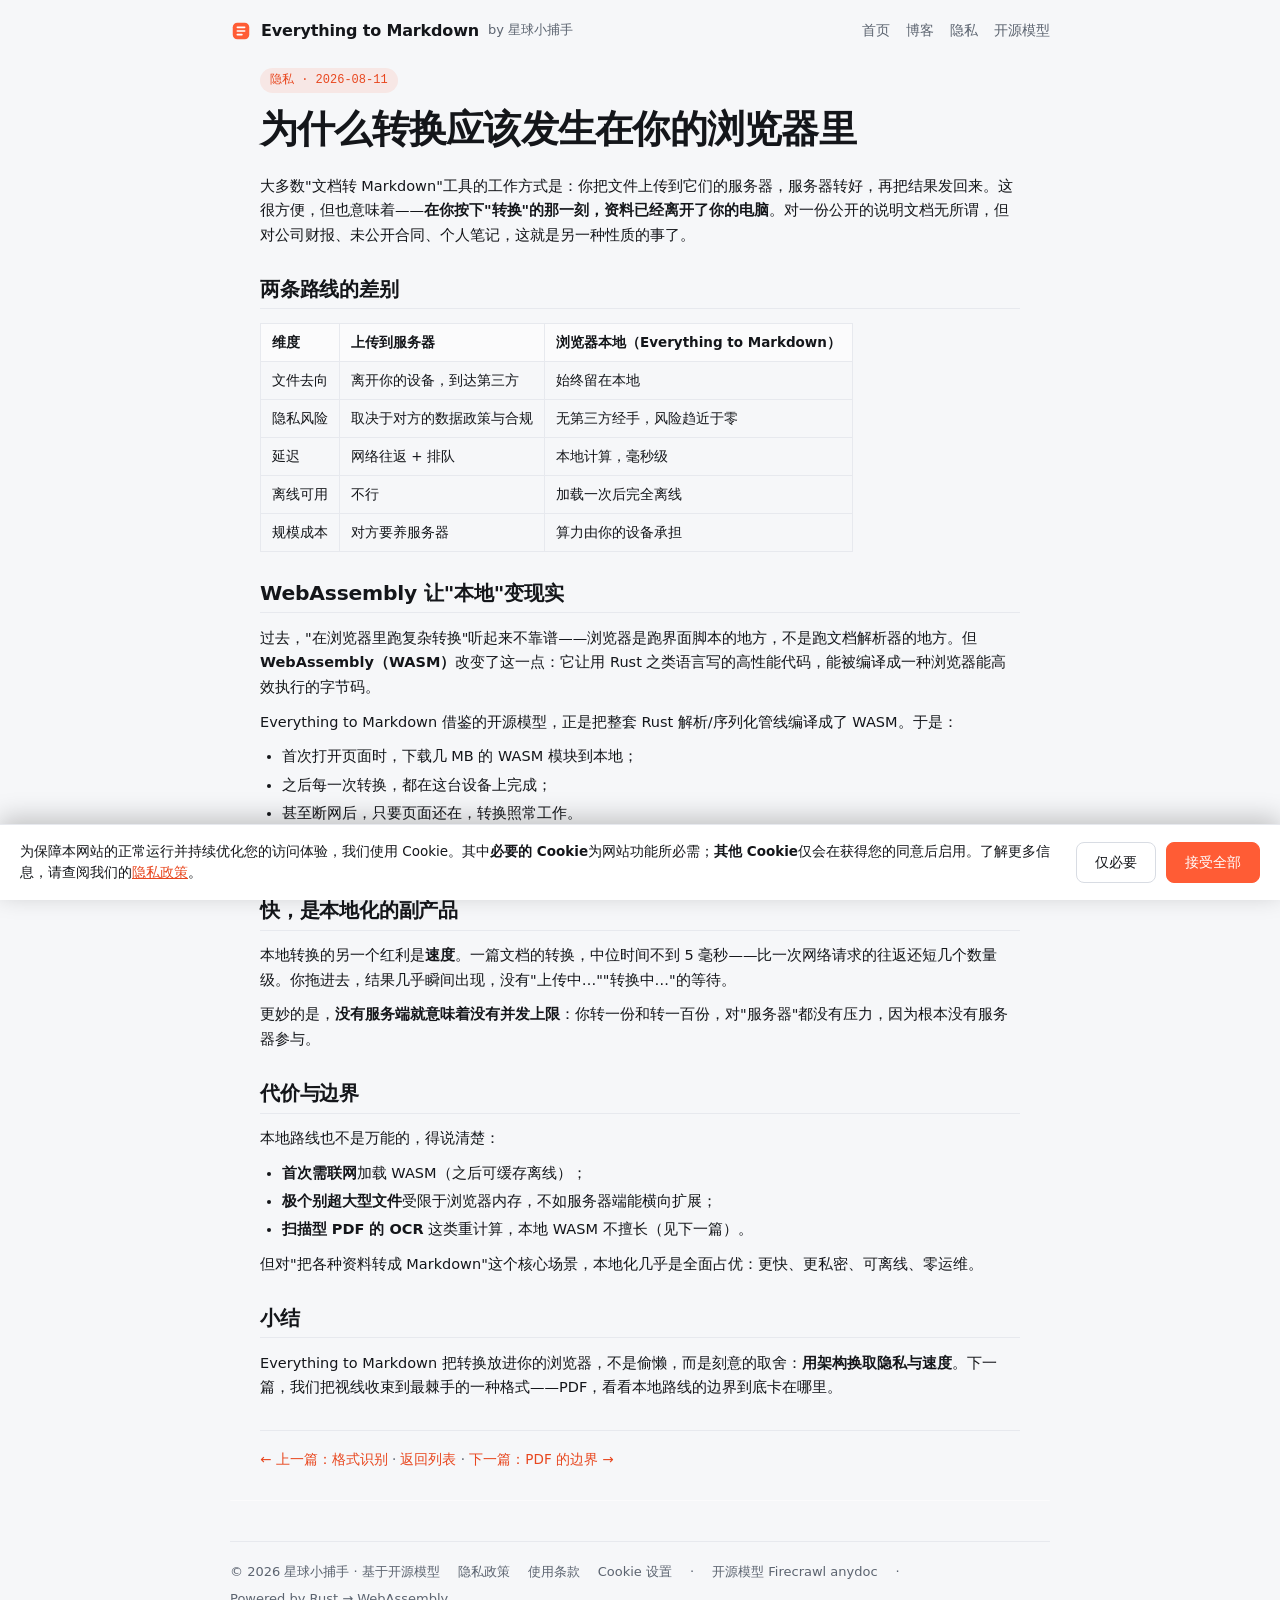
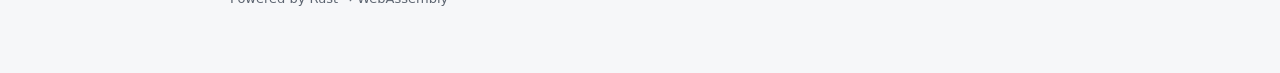
<file: blog/local-offline.html>
<!doctype html>
<html lang="zh-CN">
  <head>
    <meta charset="utf-8" />
    <meta name="viewport" content="width=device-width, initial-scale=1" />
    <title>本地转换 · Everything to Markdown</title>
    <link rel="icon" href="../assets/favicon.svg" type="image/svg+xml" />
    <link rel="stylesheet" href="../styles.css" />
  <!-- Google tag (gtag.js) -->
  <script async src="https://www.googletagmanager.com/gtag/js?id=G-VJLJ6NM3G4"></script>
  <script>
    window.dataLayer = window.dataLayer || [];
    function gtag(){dataLayer.push(arguments);}
    gtag('js', new Date());
    gtag('config', 'G-VJLJ6NM3G4');
  </script>
  </head>
  <body>
    <div class="page">
      <header class="topbar">
        <a class="brand" href="../index.html" aria-label="Everything to Markdown">
          <span class="brand-mark" aria-hidden="true">
            <svg viewBox="0 0 24 24" width="22" height="22" fill="none">
              <rect x="3" y="3" width="18" height="18" rx="5" fill="var(--accent)" />
              <path d="M8 8h8M8 12h8M8 16h5" stroke="#fff" stroke-width="1.8" stroke-linecap="round" />
            </svg>
          </span>
          <span class="brand-name">Everything to Markdown</span>
          <span class="brand-sub">by 星球小捕手</span>
        </a>
        <nav class="nav">
          <a href="../index.html">首页</a>
          <a href="blog.html">博客</a>
          <a href="../privacy.html">隐私</a>
          <a href="https://github.com/firecrawl/anydoc" target="_blank" rel="noopener">开源模型</a>
        </nav>
      </header>

      <main>
        <article class="post">
          <p class="post-meta">隐私 · 2026-08-11</p>
          <h1>为什么转换应该发生在你的浏览器里</h1>
          <div class="markdown-body">
            <p>大多数"文档转 Markdown"工具的工作方式是：你把文件上传到它们的服务器，服务器转好，再把结果发回来。这很方便，但也意味着——<strong>在你按下"转换"的那一刻，资料已经离开了你的电脑</strong>。对一份公开的说明文档无所谓，但对公司财报、未公开合同、个人笔记，这就是另一种性质的事了。</p>

            <h2>两条路线的差别</h2>
            <table>
              <thead>
                <tr><th>维度</th><th>上传到服务器</th><th>浏览器本地（Everything to Markdown）</th></tr>
              </thead>
              <tbody>
                <tr><td>文件去向</td><td>离开你的设备，到达第三方</td><td>始终留在本地</td></tr>
                <tr><td>隐私风险</td><td>取决于对方的数据政策与合规</td><td>无第三方经手，风险趋近于零</td></tr>
                <tr><td>延迟</td><td>网络往返 + 排队</td><td>本地计算，毫秒级</td></tr>
                <tr><td>离线可用</td><td>不行</td><td>加载一次后完全离线</td></tr>
                <tr><td>规模成本</td><td>对方要养服务器</td><td>算力由你的设备承担</td></tr>
              </tbody>
            </table>

            <h2>WebAssembly 让"本地"变现实</h2>
            <p>过去，"在浏览器里跑复杂转换"听起来不靠谱——浏览器是跑界面脚本的地方，不是跑文档解析器的地方。但 <strong>WebAssembly（WASM）</strong>改变了这一点：它让用 Rust 之类语言写的高性能代码，能被编译成一种浏览器能高效执行的字节码。</p>
            <p>Everything to Markdown 借鉴的开源模型，正是把整套 Rust 解析/序列化管线编译成了 WASM。于是：</p>
            <ul>
              <li>首次打开页面时，下载几 MB 的 WASM 模块到本地；</li>
              <li>之后每一次转换，都在这台设备上完成；</li>
              <li>甚至断网后，只要页面还在，转换照常工作。</li>
            </ul>
            <blockquote>没有服务器，就没有"资料上传"这一说。隐私不是靠承诺，而是靠架构从根上消除了上传动作。</blockquote>

            <h2>快，是本地化的副产品</h2>
            <p>本地转换的另一个红利是<strong>速度</strong>。一篇文档的转换，中位时间不到 5 毫秒——比一次网络请求的往返还短几个数量级。你拖进去，结果几乎瞬间出现，没有"上传中…""转换中…"的等待。</p>
            <p>更妙的是，<strong>没有服务端就意味着没有并发上限</strong>：你转一份和转一百份，对"服务器"都没有压力，因为根本没有服务器参与。</p>

            <h2>代价与边界</h2>
            <p>本地路线也不是万能的，得说清楚：</p>
            <ul>
              <li><strong>首次需联网</strong>加载 WASM（之后可缓存离线）；</li>
              <li><strong>极个别超大型文件</strong>受限于浏览器内存，不如服务器端能横向扩展；</li>
              <li><strong>扫描型 PDF 的 OCR</strong> 这类重计算，本地 WASM 不擅长（见下一篇）。</li>
            </ul>
            <p>但对"把各种资料转成 Markdown"这个核心场景，本地化几乎是全面占优：更快、更私密、可离线、零运维。</p>

            <h2>小结</h2>
            <p>Everything to Markdown 把转换放进你的浏览器，不是偷懒，而是刻意的取舍：<strong>用架构换取隐私与速度</strong>。下一篇，我们把视线收束到最棘手的一种格式——PDF，看看本地路线的边界到底卡在哪里。</p>
          </div>
          <p class="post-nav"><a href="format-detection.html">← 上一篇：格式识别</a> · <a href="blog.html">返回列表</a> · <a href="pdf-boundary.html">下一篇：PDF 的边界 →</a></p>
        </article>
      </main>

      <!-- 广告位：接入 Google AdSense 后，将 data-ad-client 替换为你的发布商 ID，并在 cookie-consent.js 配置 ADSENSE_PUB_ID；仅用户同意后才加载 -->
      <section class="ad-slot" aria-label="广告">
        <ins class="adsbygoogle"
             style="display:block"
             data-ad-client="ca-pub-0000000000000000"
             data-ad-slot="0000000000"
             data-ad-format="auto"
             data-full-width-responsive="true"></ins>
      </section>

      <footer class="footer">
        <span>© 2026 星球小捕手 · 基于开源模型</span>
        <a href="../privacy.html">隐私政策</a>
        <a href="../terms.html">使用条款</a>
        <a href="#" id="cc-manage">Cookie 设置</a>
        <span class="footer-sep">·</span>
        <a href="https://github.com/firecrawl/anydoc" target="_blank" rel="noopener">开源模型 Firecrawl anydoc</a>
        <span class="footer-sep">·</span>
        <span>Powered by Rust → WebAssembly</span>
      </footer>
    </div>
    <script src="../cookie-consent.js"></script>
  </body>
</html>
</file>
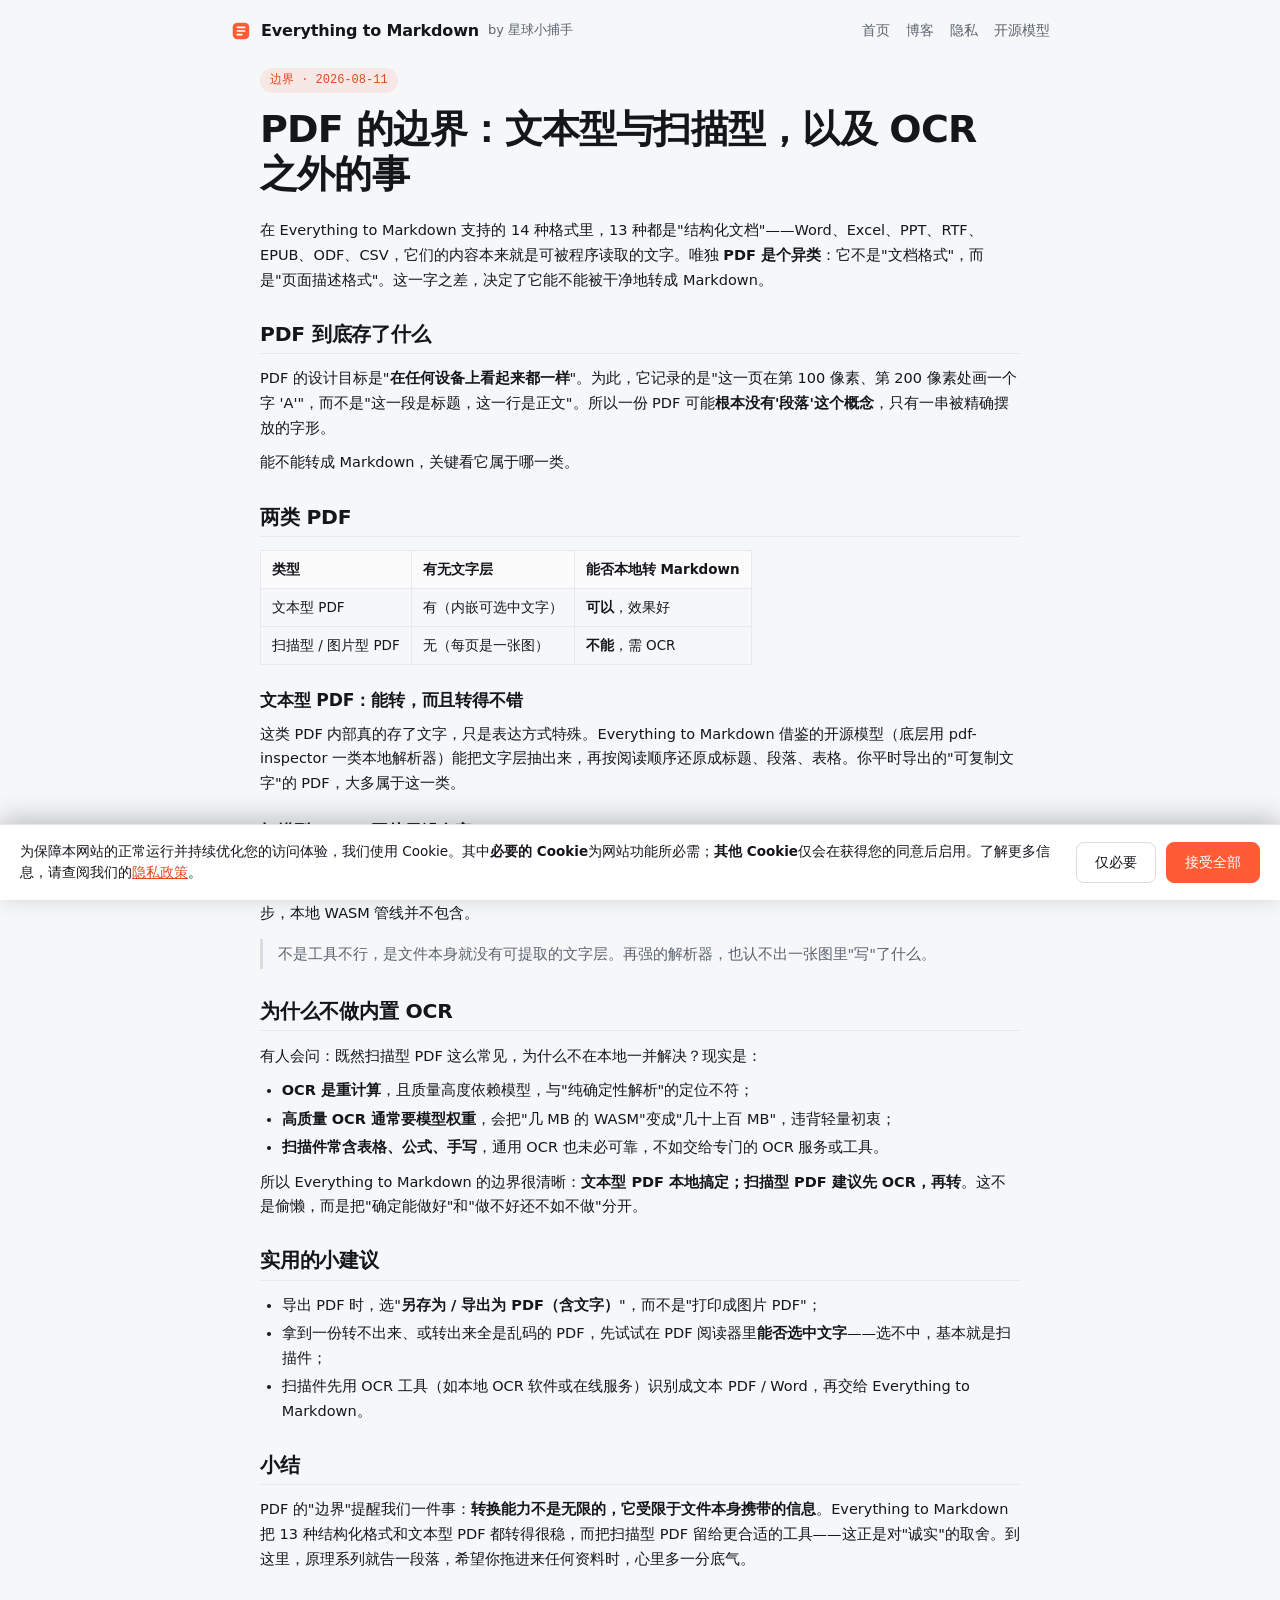
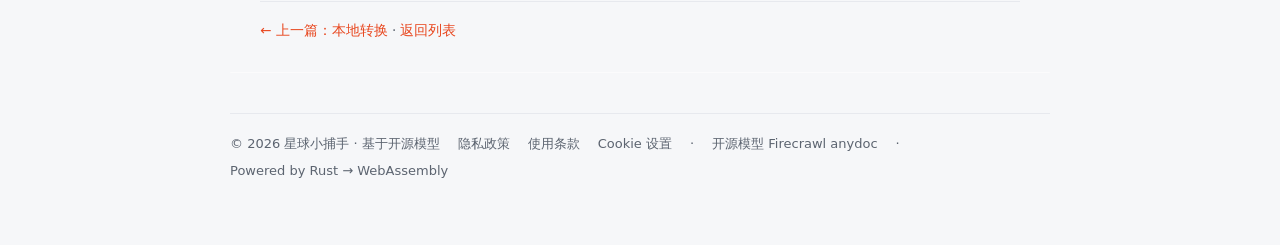
<file: blog/pdf-boundary.html>
<!doctype html>
<html lang="zh-CN">
  <head>
    <meta charset="utf-8" />
    <meta name="viewport" content="width=device-width, initial-scale=1" />
    <title>PDF 的边界 · Everything to Markdown</title>
    <link rel="icon" href="../assets/favicon.svg" type="image/svg+xml" />
    <link rel="stylesheet" href="../styles.css" />
  <!-- Google tag (gtag.js) -->
  <script async src="https://www.googletagmanager.com/gtag/js?id=G-VJLJ6NM3G4"></script>
  <script>
    window.dataLayer = window.dataLayer || [];
    function gtag(){dataLayer.push(arguments);}
    gtag('js', new Date());
    gtag('config', 'G-VJLJ6NM3G4');
  </script>
  </head>
  <body>
    <div class="page">
      <header class="topbar">
        <a class="brand" href="../index.html" aria-label="Everything to Markdown">
          <span class="brand-mark" aria-hidden="true">
            <svg viewBox="0 0 24 24" width="22" height="22" fill="none">
              <rect x="3" y="3" width="18" height="18" rx="5" fill="var(--accent)" />
              <path d="M8 8h8M8 12h8M8 16h5" stroke="#fff" stroke-width="1.8" stroke-linecap="round" />
            </svg>
          </span>
          <span class="brand-name">Everything to Markdown</span>
          <span class="brand-sub">by 星球小捕手</span>
        </a>
        <nav class="nav">
          <a href="../index.html">首页</a>
          <a href="blog.html">博客</a>
          <a href="../privacy.html">隐私</a>
          <a href="https://github.com/firecrawl/anydoc" target="_blank" rel="noopener">开源模型</a>
        </nav>
      </header>

      <main>
        <article class="post">
          <p class="post-meta">边界 · 2026-08-11</p>
          <h1>PDF 的边界：文本型与扫描型，以及 OCR 之外的事</h1>
          <div class="markdown-body">
            <p>在 Everything to Markdown 支持的 14 种格式里，13 种都是"结构化文档"——Word、Excel、PPT、RTF、EPUB、ODF、CSV，它们的内容本来就是可被程序读取的文字。唯独 <strong>PDF 是个异类</strong>：它不是"文档格式"，而是"页面描述格式"。这一字之差，决定了它能不能被干净地转成 Markdown。</p>

            <h2>PDF 到底存了什么</h2>
            <p>PDF 的设计目标是"<strong>在任何设备上看起来都一样</strong>"。为此，它记录的是"这一页在第 100 像素、第 200 像素处画一个字 'A'"，而不是"这一段是标题，这一行是正文"。所以一份 PDF 可能<strong>根本没有'段落'这个概念</strong>，只有一串被精确摆放的字形。</p>
            <p>能不能转成 Markdown，关键看它属于哪一类。</p>

            <h2>两类 PDF</h2>
            <table>
              <thead>
                <tr><th>类型</th><th>有无文字层</th><th>能否本地转 Markdown</th></tr>
              </thead>
              <tbody>
                <tr><td>文本型 PDF</td><td>有（内嵌可选中文字）</td><td><strong>可以</strong>，效果好</td></tr>
                <tr><td>扫描型 / 图片型 PDF</td><td>无（每页是一张图）</td><td><strong>不能</strong>，需 OCR</td></tr>
              </tbody>
            </table>

            <h3>文本型 PDF：能转，而且转得不错</h3>
            <p>这类 PDF 内部真的存了文字，只是表达方式特殊。Everything to Markdown 借鉴的开源模型（底层用 pdf-inspector 一类本地解析器）能把文字层抽出来，再按阅读顺序还原成标题、段落、表格。你平时导出的"可复制文字"的 PDF，大多属于这一类。</p>

            <h3>扫描型 PDF：图片里没有字</h3>
            <p>扫描仪、手机拍照生成的 PDF，每一页本质是一张<strong>图片</strong>。图片里当然有"看起来像字"的像素，但程序眼中那只是颜色点阵，<strong>没有任何文字信息</strong>。要转成 Markdown，必须先做 OCR（光学字符识别），把像素"认"成文字——这一步，本地 WASM 管线并不包含。</p>
            <blockquote>不是工具不行，是文件本身就没有可提取的文字层。再强的解析器，也认不出一张图里"写"了什么。</blockquote>

            <h2>为什么不做内置 OCR</h2>
            <p>有人会问：既然扫描型 PDF 这么常见，为什么不在本地一并解决？现实是：</p>
            <ul>
              <li><strong>OCR 是重计算</strong>，且质量高度依赖模型，与"纯确定性解析"的定位不符；</li>
              <li><strong>高质量 OCR 通常要模型权重</strong>，会把"几 MB 的 WASM"变成"几十上百 MB"，违背轻量初衷；</li>
              <li><strong>扫描件常含表格、公式、手写</strong>，通用 OCR 也未必可靠，不如交给专门的 OCR 服务或工具。</li>
            </ul>
            <p>所以 Everything to Markdown 的边界很清晰：<strong>文本型 PDF 本地搞定；扫描型 PDF 建议先 OCR，再转</strong>。这不是偷懒，而是把"确定能做好"和"做不好还不如不做"分开。</p>

            <h2>实用的小建议</h2>
            <ul>
              <li>导出 PDF 时，选"<strong>另存为 / 导出为 PDF（含文字）</strong>"，而不是"打印成图片 PDF"；</li>
              <li>拿到一份转不出来、或转出来全是乱码的 PDF，先试试在 PDF 阅读器里<strong>能否选中文字</strong>——选不中，基本就是扫描件；</li>
              <li>扫描件先用 OCR 工具（如本地 OCR 软件或在线服务）识别成文本 PDF / Word，再交给 Everything to Markdown。</li>
            </ul>

            <h2>小结</h2>
            <p>PDF 的"边界"提醒我们一件事：<strong>转换能力不是无限的，它受限于文件本身携带的信息</strong>。Everything to Markdown 把 13 种结构化格式和文本型 PDF 都转得很稳，而把扫描型 PDF 留给更合适的工具——这正是对"诚实"的取舍。到这里，原理系列就告一段落，希望你拖进来任何资料时，心里多一分底气。</p>
          </div>
          <p class="post-nav"><a href="local-offline.html">← 上一篇：本地转换</a> · <a href="blog.html">返回列表</a></p>
        </article>
      </main>

      <!-- 广告位：接入 Google AdSense 后，将 data-ad-client 替换为你的发布商 ID，并在 cookie-consent.js 配置 ADSENSE_PUB_ID；仅用户同意后才加载 -->
      <section class="ad-slot" aria-label="广告">
        <ins class="adsbygoogle"
             style="display:block"
             data-ad-client="ca-pub-0000000000000000"
             data-ad-slot="0000000000"
             data-ad-format="auto"
             data-full-width-responsive="true"></ins>
      </section>

      <footer class="footer">
        <span>© 2026 星球小捕手 · 基于开源模型</span>
        <a href="../privacy.html">隐私政策</a>
        <a href="../terms.html">使用条款</a>
        <a href="#" id="cc-manage">Cookie 设置</a>
        <span class="footer-sep">·</span>
        <a href="https://github.com/firecrawl/anydoc" target="_blank" rel="noopener">开源模型 Firecrawl anydoc</a>
        <span class="footer-sep">·</span>
        <span>Powered by Rust → WebAssembly</span>
      </footer>
    </div>
    <script src="../cookie-consent.js"></script>
  </body>
</html>
</file>
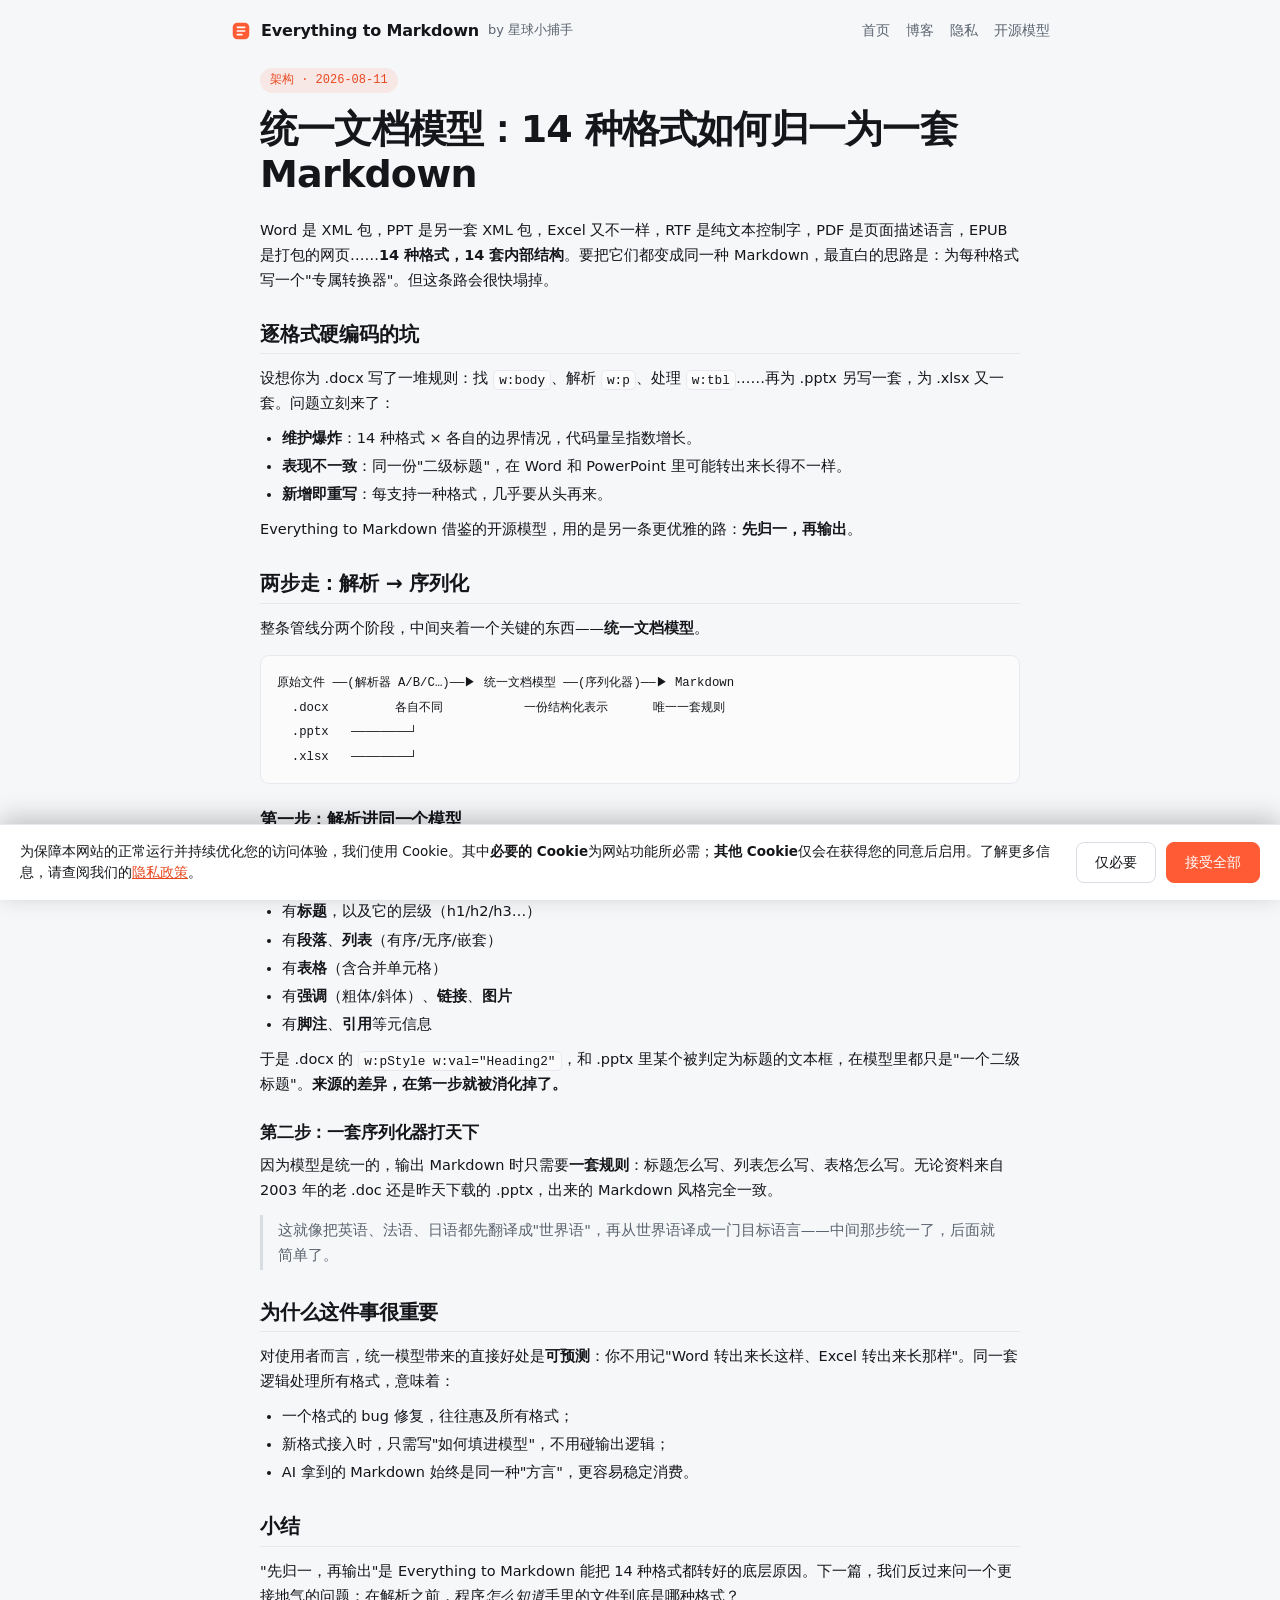
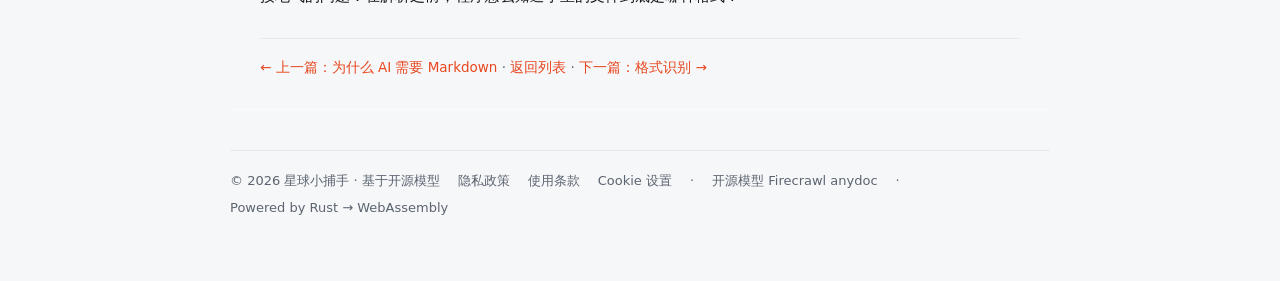
<file: blog/unified-model.html>
<!doctype html>
<html lang="zh-CN">
  <head>
    <meta charset="utf-8" />
    <meta name="viewport" content="width=device-width, initial-scale=1" />
    <title>统一文档模型 · Everything to Markdown</title>
    <link rel="icon" href="../assets/favicon.svg" type="image/svg+xml" />
    <link rel="stylesheet" href="../styles.css" />
  <!-- Google tag (gtag.js) -->
  <script async src="https://www.googletagmanager.com/gtag/js?id=G-VJLJ6NM3G4"></script>
  <script>
    window.dataLayer = window.dataLayer || [];
    function gtag(){dataLayer.push(arguments);}
    gtag('js', new Date());
    gtag('config', 'G-VJLJ6NM3G4');
  </script>
  </head>
  <body>
    <div class="page">
      <header class="topbar">
        <a class="brand" href="../index.html" aria-label="Everything to Markdown">
          <span class="brand-mark" aria-hidden="true">
            <svg viewBox="0 0 24 24" width="22" height="22" fill="none">
              <rect x="3" y="3" width="18" height="18" rx="5" fill="var(--accent)" />
              <path d="M8 8h8M8 12h8M8 16h5" stroke="#fff" stroke-width="1.8" stroke-linecap="round" />
            </svg>
          </span>
          <span class="brand-name">Everything to Markdown</span>
          <span class="brand-sub">by 星球小捕手</span>
        </a>
        <nav class="nav">
          <a href="../index.html">首页</a>
          <a href="blog.html">博客</a>
          <a href="../privacy.html">隐私</a>
          <a href="https://github.com/firecrawl/anydoc" target="_blank" rel="noopener">开源模型</a>
        </nav>
      </header>

      <main>
        <article class="post">
          <p class="post-meta">架构 · 2026-08-11</p>
          <h1>统一文档模型：14 种格式如何归一为一套 Markdown</h1>
          <div class="markdown-body">
            <p>Word 是 XML 包，PPT 是另一套 XML 包，Excel 又不一样，RTF 是纯文本控制字，PDF 是页面描述语言，EPUB 是打包的网页……<strong>14 种格式，14 套内部结构</strong>。要把它们都变成同一种 Markdown，最直白的思路是：为每种格式写一个"专属转换器"。但这条路会很快塌掉。</p>

            <h2>逐格式硬编码的坑</h2>
            <p>设想你为 .docx 写了一堆规则：找 <code>w:body</code>、解析 <code>w:p</code>、处理 <code>w:tbl</code>……再为 .pptx 另写一套，为 .xlsx 又一套。问题立刻来了：</p>
            <ul>
              <li><strong>维护爆炸</strong>：14 种格式 × 各自的边界情况，代码量呈指数增长。</li>
              <li><strong>表现不一致</strong>：同一份"二级标题"，在 Word 和 PowerPoint 里可能转出来长得不一样。</li>
              <li><strong>新增即重写</strong>：每支持一种格式，几乎要从头再来。</li>
            </ul>
            <p>Everything to Markdown 借鉴的开源模型，用的是另一条更优雅的路：<strong>先归一，再输出</strong>。</p>

            <h2>两步走：解析 → 序列化</h2>
            <p>整条管线分两个阶段，中间夹着一个关键的东西——<strong>统一文档模型</strong>。</p>
            <pre><code>原始文件 ──(解析器 A/B/C…)──▶ 统一文档模型 ──(序列化器)──▶ Markdown
  .docx         各自不同           一份结构化表示      唯一一套规则
  .pptx   ────────┘
  .xlsx   ────────┘</code></pre>

            <h3>第一步：解析进同一个模型</h3>
            <p>每种格式有自己的解析器，但它们的<strong>输出目标一致</strong>：都填进同一个"文档模型"。这个模型只关心语义，不关心来源：</p>
            <ul>
              <li>有<strong>标题</strong>，以及它的层级（h1/h2/h3…）</li>
              <li>有<strong>段落</strong>、<strong>列表</strong>（有序/无序/嵌套）</li>
              <li>有<strong>表格</strong>（含合并单元格）</li>
              <li>有<strong>强调</strong>（粗体/斜体）、<strong>链接</strong>、<strong>图片</strong></li>
              <li>有<strong>脚注</strong>、<strong>引用</strong>等元信息</li>
            </ul>
            <p>于是 .docx 的 <code>w:pStyle w:val="Heading2"</code>，和 .pptx 里某个被判定为标题的文本框，在模型里都只是"一个二级标题"。<strong>来源的差异，在第一步就被消化掉了。</strong></p>

            <h3>第二步：一套序列化器打天下</h3>
            <p>因为模型是统一的，输出 Markdown 时只需要<strong>一套规则</strong>：标题怎么写、列表怎么写、表格怎么写。无论资料来自 2003 年的老 .doc 还是昨天下载的 .pptx，出来的 Markdown 风格完全一致。</p>
            <blockquote>这就像把英语、法语、日语都先翻译成"世界语"，再从世界语译成一门目标语言——中间那步统一了，后面就简单了。</blockquote>

            <h2>为什么这件事很重要</h2>
            <p>对使用者而言，统一模型带来的直接好处是<strong>可预测</strong>：你不用记"Word 转出来长这样、Excel 转出来长那样"。同一套逻辑处理所有格式，意味着：</p>
            <ul>
              <li>一个格式的 bug 修复，往往惠及所有格式；</li>
              <li>新格式接入时，只需写"如何填进模型"，不用碰输出逻辑；</li>
              <li>AI 拿到的 Markdown 始终是同一种"方言"，更容易稳定消费。</li>
            </ul>

            <h2>小结</h2>
            <p>"先归一，再输出"是 Everything to Markdown 能把 14 种格式都转好的底层原因。下一篇，我们反过来问一个更接地气的问题：在解析之前，程序<em>怎么知道</em>手里的文件到底是哪种格式？</p>
          </div>
          <p class="post-nav"><a href="why-markdown.html">← 上一篇：为什么 AI 需要 Markdown</a> · <a href="blog.html">返回列表</a> · <a href="format-detection.html">下一篇：格式识别 →</a></p>
        </article>
      </main>

      <!-- 广告位：接入 Google AdSense 后，将 data-ad-client 替换为你的发布商 ID，并在 cookie-consent.js 配置 ADSENSE_PUB_ID；仅用户同意后才加载 -->
      <section class="ad-slot" aria-label="广告">
        <ins class="adsbygoogle"
             style="display:block"
             data-ad-client="ca-pub-0000000000000000"
             data-ad-slot="0000000000"
             data-ad-format="auto"
             data-full-width-responsive="true"></ins>
      </section>

      <footer class="footer">
        <span>© 2026 星球小捕手 · 基于开源模型</span>
        <a href="../privacy.html">隐私政策</a>
        <a href="../terms.html">使用条款</a>
        <a href="#" id="cc-manage">Cookie 设置</a>
        <span class="footer-sep">·</span>
        <a href="https://github.com/firecrawl/anydoc" target="_blank" rel="noopener">开源模型 Firecrawl anydoc</a>
        <span class="footer-sep">·</span>
        <span>Powered by Rust → WebAssembly</span>
      </footer>
    </div>
    <script src="../cookie-consent.js"></script>
  </body>
</html>
</file>
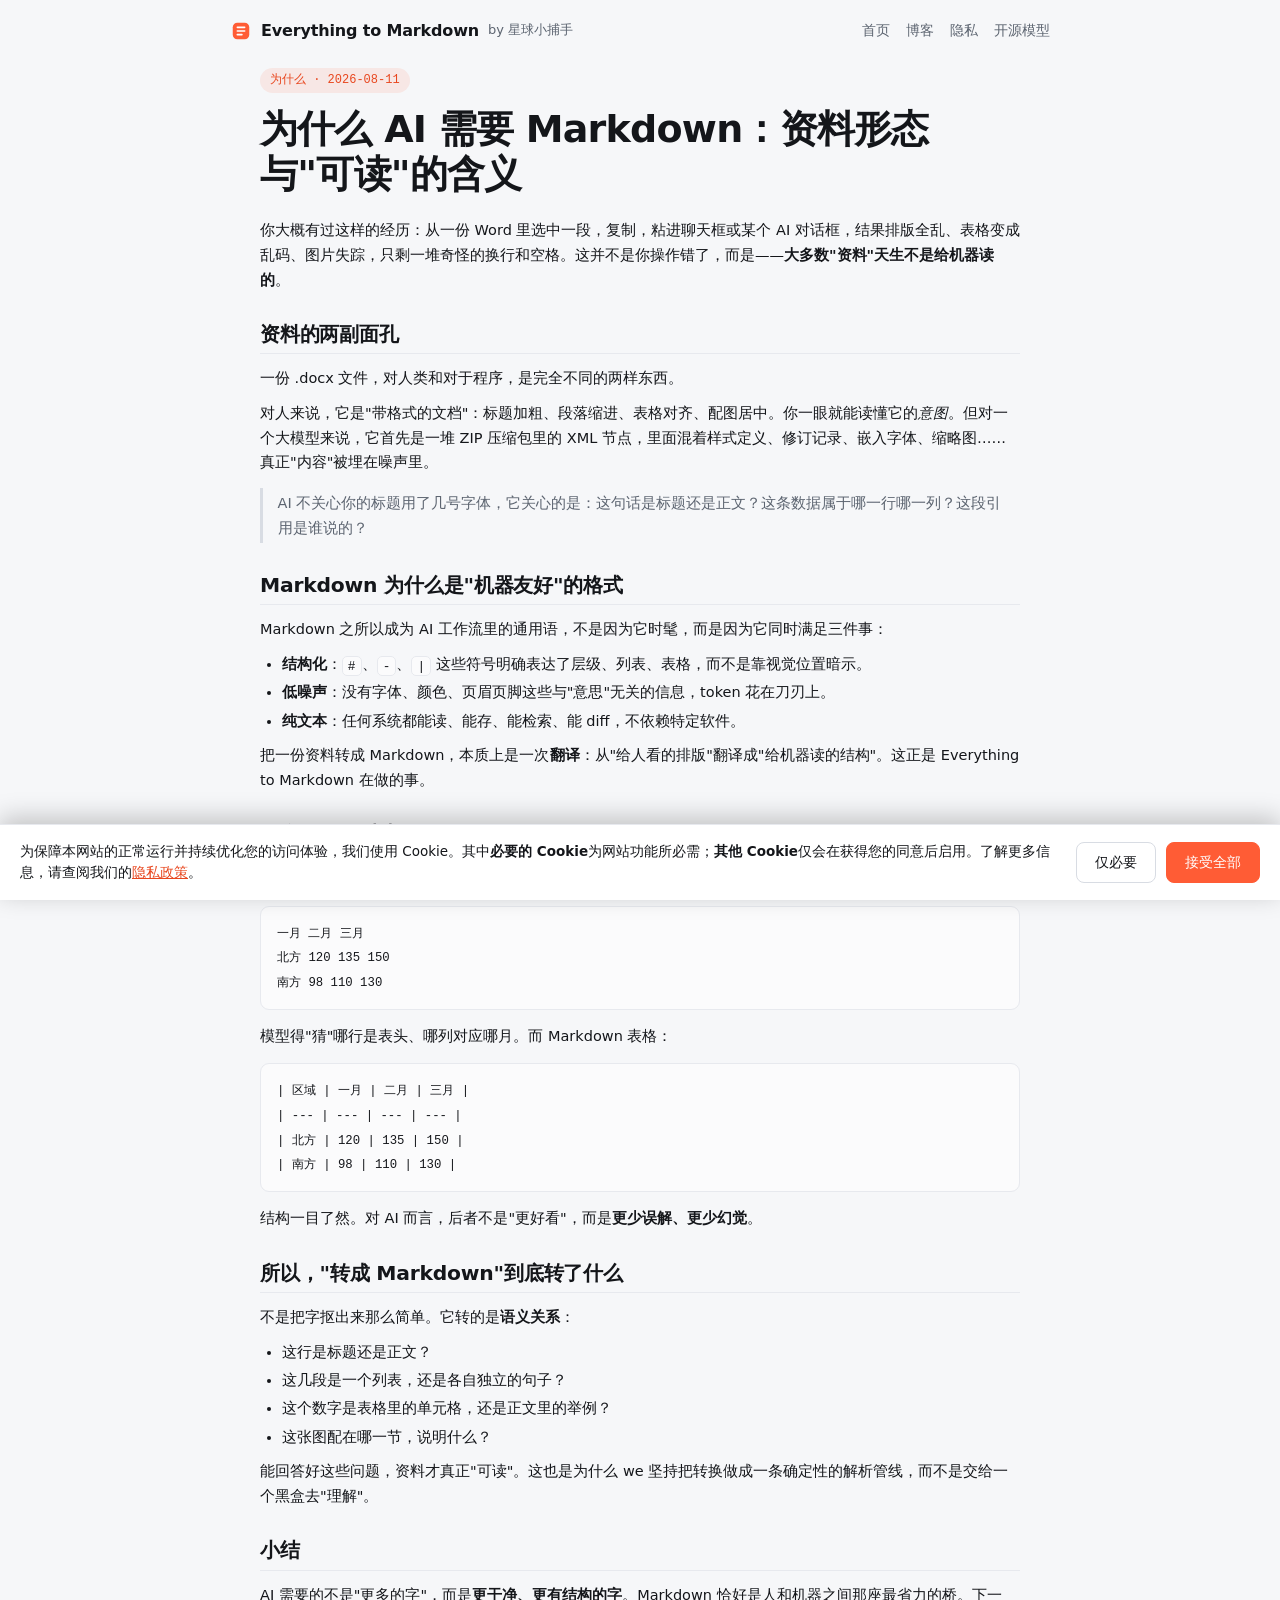
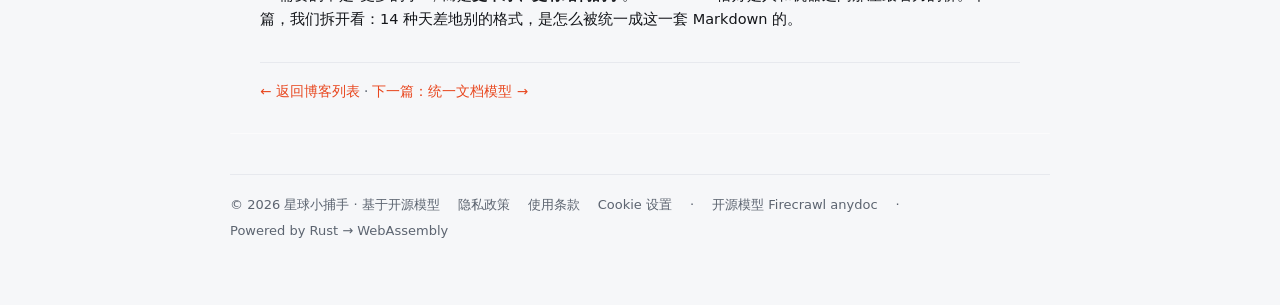
<file: blog/why-markdown.html>
<!doctype html>
<html lang="zh-CN">
  <head>
    <meta charset="utf-8" />
    <meta name="viewport" content="width=device-width, initial-scale=1" />
    <title>为什么 AI 需要 Markdown · Everything to Markdown</title>
    <link rel="icon" href="../assets/favicon.svg" type="image/svg+xml" />
    <link rel="stylesheet" href="../styles.css" />
  <!-- Google tag (gtag.js) -->
  <script async src="https://www.googletagmanager.com/gtag/js?id=G-VJLJ6NM3G4"></script>
  <script>
    window.dataLayer = window.dataLayer || [];
    function gtag(){dataLayer.push(arguments);}
    gtag('js', new Date());
    gtag('config', 'G-VJLJ6NM3G4');
  </script>
  </head>
  <body>
    <div class="page">
      <header class="topbar">
        <a class="brand" href="../index.html" aria-label="Everything to Markdown">
          <span class="brand-mark" aria-hidden="true">
            <svg viewBox="0 0 24 24" width="22" height="22" fill="none">
              <rect x="3" y="3" width="18" height="18" rx="5" fill="var(--accent)" />
              <path d="M8 8h8M8 12h8M8 16h5" stroke="#fff" stroke-width="1.8" stroke-linecap="round" />
            </svg>
          </span>
          <span class="brand-name">Everything to Markdown</span>
          <span class="brand-sub">by 星球小捕手</span>
        </a>
        <nav class="nav">
          <a href="../index.html">首页</a>
          <a href="blog.html">博客</a>
          <a href="../privacy.html">隐私</a>
          <a href="https://github.com/firecrawl/anydoc" target="_blank" rel="noopener">开源模型</a>
        </nav>
      </header>

      <main>
        <article class="post">
          <p class="post-meta">为什么 · 2026-08-11</p>
          <h1>为什么 AI 需要 Markdown：资料形态与"可读"的含义</h1>
          <div class="markdown-body">
            <p>你大概有过这样的经历：从一份 Word 里选中一段，复制，粘进聊天框或某个 AI 对话框，结果排版全乱、表格变成乱码、图片失踪，只剩一堆奇怪的换行和空格。这并不是你操作错了，而是——<strong>大多数"资料"天生不是给机器读的</strong>。</p>

            <h2>资料的两副面孔</h2>
            <p>一份 .docx 文件，对人类和对于程序，是完全不同的两样东西。</p>
            <p>对人来说，它是"带格式的文档"：标题加粗、段落缩进、表格对齐、配图居中。你一眼就能读懂它的<em>意图</em>。但对一个大模型来说，它首先是一堆 ZIP 压缩包里的 XML 节点，里面混着样式定义、修订记录、嵌入字体、缩略图……真正"内容"被埋在噪声里。</p>
            <blockquote>AI 不关心你的标题用了几号字体，它关心的是：这句话是标题还是正文？这条数据属于哪一行哪一列？这段引用是谁说的？</blockquote>

            <h2>Markdown 为什么是"机器友好"的格式</h2>
            <p>Markdown 之所以成为 AI 工作流里的通用语，不是因为它时髦，而是因为它同时满足三件事：</p>
            <ul>
              <li><strong>结构化</strong>：<code>#</code>、<code>-</code>、<code>|</code> 这些符号明确表达了层级、列表、表格，而不是靠视觉位置暗示。</li>
              <li><strong>低噪声</strong>：没有字体、颜色、页眉页脚这些与"意思"无关的信息，token 花在刀刃上。</li>
              <li><strong>纯文本</strong>：任何系统都能读、能存、能检索、能 diff，不依赖特定软件。</li>
            </ul>
            <p>把一份资料转成 Markdown，本质上是一次<strong>翻译</strong>：从"给人看的排版"翻译成"给机器读的结构"。这正是 Everything to Markdown 在做的事。</p>

            <h2>一个具体的对比</h2>
            <p>假设有一张销售表，原文件是 Excel。如果直接把单元格文本平铺丢给模型：</p>
            <pre><code>一月 二月 三月
北方 120 135 150
南方 98 110 130</code></pre>
            <p>模型得"猜"哪行是表头、哪列对应哪月。而 Markdown 表格：</p>
            <pre><code>| 区域 | 一月 | 二月 | 三月 |
| --- | --- | --- | --- |
| 北方 | 120 | 135 | 150 |
| 南方 | 98 | 110 | 130 |</code></pre>
            <p>结构一目了然。对 AI 而言，后者不是"更好看"，而是<strong>更少误解、更少幻觉</strong>。</p>

            <h2>所以，"转成 Markdown"到底转了什么</h2>
            <p>不是把字抠出来那么简单。它转的是<strong>语义关系</strong>：</p>
            <ul>
              <li>这行是标题还是正文？</li>
              <li>这几段是一个列表，还是各自独立的句子？</li>
              <li>这个数字是表格里的单元格，还是正文里的举例？</li>
              <li>这张图配在哪一节，说明什么？</li>
            </ul>
            <p>能回答好这些问题，资料才真正"可读"。这也是为什么 we 坚持把转换做成一条确定性的解析管线，而不是交给一个黑盒去"理解"。</p>

            <h2>小结</h2>
            <p>AI 需要的不是"更多的字"，而是<strong>更干净、更有结构的字</strong>。Markdown 恰好是人和机器之间那座最省力的桥。下一篇，我们拆开看：14 种天差地别的格式，是怎么被统一成这一套 Markdown 的。</p>
          </div>
          <p class="post-nav"><a href="blog.html">← 返回博客列表</a> · <a href="unified-model.html">下一篇：统一文档模型 →</a></p>
        </article>
      </main>

      <!-- 广告位：接入 Google AdSense 后，将 data-ad-client 替换为你的发布商 ID，并在 cookie-consent.js 配置 ADSENSE_PUB_ID；仅用户同意后才加载 -->
      <section class="ad-slot" aria-label="广告">
        <ins class="adsbygoogle"
             style="display:block"
             data-ad-client="ca-pub-0000000000000000"
             data-ad-slot="0000000000"
             data-ad-format="auto"
             data-full-width-responsive="true"></ins>
      </section>

      <footer class="footer">
        <span>© 2026 星球小捕手 · 基于开源模型</span>
        <a href="../privacy.html">隐私政策</a>
        <a href="../terms.html">使用条款</a>
        <a href="#" id="cc-manage">Cookie 设置</a>
        <span class="footer-sep">·</span>
        <a href="https://github.com/firecrawl/anydoc" target="_blank" rel="noopener">开源模型 Firecrawl anydoc</a>
        <span class="footer-sep">·</span>
        <span>Powered by Rust → WebAssembly</span>
      </footer>
    </div>
    <script src="../cookie-consent.js"></script>
  </body>
</html>
</file>
<file: styles.css>
:root {
  --bg: #f6f7f9;
  --surface: #ffffff;
  --surface-2: #fbfbfc;
  --text: #14161a;
  --text-muted: #5c6470;
  --border: #e7e9ee;
  --border-strong: #d8dce3;
  --accent: #ff5c35;
  --accent-soft: rgba(255, 92, 53, 0.1);
  --accent-strong: #e8471f;
  --error: #d92d20;
  --error-soft: rgba(217, 45, 32, 0.08);
  --radius: 14px;
  --radius-sm: 9px;
  --shadow: 0 1px 2px rgba(16, 22, 30, 0.05), 0 8px 24px rgba(16, 22, 30, 0.06);
  --mono: ui-monospace, "SF Mono", "Cascadia Code", Menlo, Consolas, monospace;
  --sans: system-ui, -apple-system, "Segoe UI", "PingFang SC", "Microsoft YaHei", Roboto, sans-serif;
}

@media (prefers-color-scheme: dark) {
  :root {
    --bg: #0c0e12;
    --surface: #16191f;
    --surface-2: #1b1f27;
    --text: #eef1f5;
    --text-muted: #98a1b0;
    --border: #262b33;
    --border-strong: #333a44;
    --accent: #ff6a45;
    --accent-soft: rgba(255, 106, 69, 0.13);
    --accent-strong: #ff7d5c;
    --error: #ff6b5e;
    --error-soft: rgba(255, 107, 94, 0.1);
    --shadow: 0 1px 2px rgba(0, 0, 0, 0.4), 0 10px 30px rgba(0, 0, 0, 0.35);
  }
}

* { box-sizing: border-box; }

html { scroll-behavior: smooth; }

body {
  margin: 0;
  background: var(--bg);
  color: var(--text);
  font-family: var(--sans);
  font-size: 15px;
  line-height: 1.6;
  -webkit-font-smoothing: antialiased;
}

a { color: inherit; text-decoration: none; }
a:hover { color: var(--accent); }

.page {
  max-width: 860px;
  margin: 0 auto;
  padding: 0 20px 64px;
}

/* ---------- top bar ---------- */
.topbar {
  display: flex;
  align-items: center;
  justify-content: space-between;
  gap: 16px;
  padding: 18px 0 22px;
}
.brand { display: flex; align-items: center; gap: 9px; }
.brand-mark { display: inline-flex; }
.brand-name { font-weight: 650; font-size: 16px; letter-spacing: -0.01em; }
.brand-sub { color: var(--text-muted); font-size: 13px; font-weight: 450; }
.nav { display: flex; flex-wrap: wrap; gap: 4px 16px; font-size: 13.5px; }
.nav a { color: var(--text-muted); }
.nav a:hover { color: var(--accent); }

/* ---------- hero ---------- */
.hero { padding: 24px 0 30px; }
.eyebrow {
  display: inline-block;
  font-size: 12.5px;
  font-weight: 550;
  color: var(--accent-strong);
  background: var(--accent-soft);
  padding: 4px 11px;
  border-radius: 999px;
  margin-bottom: 16px;
}
.hero h1 {
  margin: 0 0 16px;
  font-size: clamp(30px, 5.2vw, 46px);
  line-height: 1.14;
  letter-spacing: -0.02em;
  font-weight: 680;
}
.hero h1 .accent { color: var(--accent); }
.lede {
  margin: 0;
  max-width: 60ch;
  color: var(--text-muted);
  font-size: 16px;
  line-height: 1.7;
}
.lede strong { color: var(--text); font-weight: 600; }
.hero-trust {
  list-style: none;
  display: flex;
  flex-wrap: wrap;
  gap: 10px;
  padding: 0;
  margin: 22px 0 0;
}
.hero-trust li {
  display: inline-flex;
  align-items: center;
  font-size: 13px;
  font-weight: 550;
  color: var(--text);
  background: var(--surface);
  border: 1px solid var(--border);
  border-radius: 999px;
  padding: 6px 14px;
}
.hero-trust li::before {
  content: "";
  width: 6px; height: 6px;
  border-radius: 50%;
  background: var(--accent);
  margin-right: 8px;
}

.format-chips {
  list-style: none;
  display: flex;
  flex-wrap: wrap;
  gap: 7px;
  padding: 0;
  margin: 22px 0 0;
}
.format-chips li {
  font-family: var(--mono);
  font-size: 12px;
  font-weight: 500;
  color: var(--text-muted);
  border: 1px solid var(--border);
  background: var(--surface);
  padding: 4px 9px;
  border-radius: 7px;
}

/* ---------- converter ---------- */
.converter { margin: 8px 0 28px; }
.dropzone {
  width: 100%;
  display: flex;
  flex-direction: column;
  align-items: center;
  gap: 8px;
  padding: 46px 24px;
  border: 1.5px dashed var(--border-strong);
  border-radius: var(--radius);
  background: var(--surface);
  cursor: pointer;
  font: inherit;
  color: inherit;
  transition: border-color 0.15s, background 0.15s, transform 0.05s;
}
.dropzone:hover,
.dropzone.over {
  border-color: var(--accent);
  background: var(--accent-soft);
}
.dropzone:active { transform: scale(0.997); }
.dz-icon { color: var(--accent); display: inline-flex; }
.dz-title { font-size: 16.5px; font-weight: 600; }
.dz-hint { font-size: 13px; color: var(--text-muted); }

.samples {
  margin: 14px 0 0;
  font-size: 13.5px;
  color: var(--text-muted);
}
.chip-btn {
  font-family: var(--mono);
  font-size: 12px;
  font-weight: 550;
  color: var(--text);
  background: var(--surface);
  border: 1px solid var(--border-strong);
  border-radius: 7px;
  padding: 4px 10px;
  margin-left: 4px;
  cursor: pointer;
  transition: border-color 0.15s, color 0.15s;
}
.chip-btn:hover { border-color: var(--accent); color: var(--accent); }

/* ---------- result ---------- */
.result {
  background: var(--surface);
  border: 1px solid var(--border);
  border-radius: var(--radius);
  box-shadow: var(--shadow);
  overflow: hidden;
  margin-bottom: 34px;
}
.result-bar {
  display: flex;
  flex-wrap: wrap;
  align-items: center;
  gap: 8px 10px;
  padding: 12px 14px;
  border-bottom: 1px solid var(--border);
  background: var(--surface-2);
}
.file-name {
  font-weight: 600;
  font-size: 13.5px;
  overflow-wrap: anywhere;
  max-width: 32ch;
}
.format-badge {
  font-family: var(--mono);
  font-size: 11.5px;
  font-weight: 600;
  color: var(--accent-strong);
  background: var(--accent-soft);
  padding: 2px 8px;
  border-radius: 6px;
  text-transform: uppercase;
}
.stats {
  font-family: var(--mono);
  font-size: 12px;
  color: var(--text-muted);
}
.spacer { flex: 1 1 auto; }
.tabs { display: inline-flex; background: var(--bg); border: 1px solid var(--border); border-radius: 8px; padding: 2px; }
.tab {
  font: inherit;
  font-size: 12.5px;
  font-weight: 550;
  color: var(--text-muted);
  background: transparent;
  border: 0;
  padding: 4px 11px;
  border-radius: 6px;
  cursor: pointer;
}
.tab.active { background: var(--surface); color: var(--text); box-shadow: 0 1px 2px rgba(0,0,0,0.06); }
.btn {
  font: inherit;
  font-size: 13px;
  font-weight: 550;
  color: var(--text);
  background: var(--surface);
  border: 1px solid var(--border-strong);
  border-radius: 8px;
  padding: 5px 13px;
  cursor: pointer;
  transition: border-color 0.15s, color 0.15s;
}
.btn:hover { border-color: var(--accent); color: var(--accent); }
.btn-primary { background: var(--accent); border-color: var(--accent); color: #fff; }
.btn-primary:hover { background: var(--accent-strong); border-color: var(--accent-strong); color: #fff; }

.output-wrap { max-height: 62vh; overflow: auto; }
.preview { padding: 22px 26px; }
.raw {
  margin: 0;
  padding: 22px 26px;
  font-family: var(--mono);
  font-size: 13px;
  line-height: 1.7;
  white-space: pre-wrap;
  overflow-wrap: anywhere;
  color: var(--text);
}
.error-box {
  margin: 0;
  padding: 22px 26px;
  color: var(--error);
  background: var(--error-soft);
  font-family: var(--mono);
  font-size: 13px;
  white-space: pre-wrap;
  overflow-wrap: anywhere;
}

/* ---------- info sections ---------- */
.info { margin: 44px 0; }
.info h2 {
  font-size: 21px;
  font-weight: 680;
  letter-spacing: -0.01em;
  margin: 0 0 18px;
  padding-left: 14px;
  position: relative;
}
.info h2::before {
  content: "";
  position: absolute;
  left: 0; top: 0.22em; bottom: 0.22em;
  width: 4px;
  border-radius: 3px;
  background: var(--accent);
}
.info-lede { color: var(--text-muted); margin: 0 0 14px; max-width: 70ch; line-height: 1.7; }
#about .info-lede {
  border-left: 3px solid var(--accent);
  background: var(--surface);
  border-radius: 0 var(--radius) var(--radius) 0;
  padding: 18px 22px;
  box-shadow: var(--shadow);
  max-width: none;
}

.facts {
  display: grid;
  grid-template-columns: repeat(2, 1fr);
  gap: 14px;
  counter-reset: fact;
}
.fact {
  position: relative;
  padding: 20px 22px;
  background: var(--surface);
  border: 1px solid var(--border);
  border-radius: var(--radius);
  box-shadow: var(--shadow);
  transition: border-color 0.15s, transform 0.05s;
}
.fact:hover { border-color: var(--accent); transform: translateY(-1px); }
.fact::before {
  content: counter(fact);
  counter-increment: fact;
  position: absolute;
  top: 18px; right: 20px;
  font-family: var(--mono);
  font-size: 12px;
  font-weight: 600;
  color: var(--accent-strong);
  background: var(--accent-soft);
  min-width: 24px; height: 24px;
  display: flex; align-items: center; justify-content: center;
  border-radius: 7px;
}
.fact dt {
  color: var(--text);
  font-size: 15.5px;
  font-weight: 650;
  letter-spacing: -0.01em;
  margin: 0 34px 10px 0;
}
.fact dd { margin: 0; color: var(--text-muted); font-size: 14px; line-height: 1.65; }
.fact dd strong { color: var(--text); font-weight: 600; }

.installs { display: grid; grid-template-columns: 92px 1fr; gap: 8px 14px; align-items: baseline; }
.install { display: contents; }
.install .k { color: var(--text-muted); font-size: 13.5px; font-weight: 550; }
.install .cmd {
  font-family: var(--mono);
  font-size: 13px;
  background: var(--surface);
  border: 1px solid var(--border);
  border-radius: 8px;
  padding: 7px 12px;
  overflow-x: auto;
  white-space: nowrap;
  -webkit-user-select: all;
  user-select: all;
}
.install .dollar { color: var(--accent); user-select: none; margin-right: 4px; }

/* ---------- footer ---------- */
.footer {
  display: flex;
  flex-wrap: wrap;
  gap: 6px 18px;
  align-items: center;
  margin-top: 40px;
  padding-top: 20px;
  border-top: 1px solid var(--border);
  color: var(--text-muted);
  font-size: 13px;
}
.footer a { text-decoration: none; }

/* ---------- markdown rendering ---------- */
.markdown-body { color: var(--text); font-size: 14.5px; line-height: 1.7; }
.markdown-body h1, .markdown-body h2, .markdown-body h3,
.markdown-body h4, .markdown-body h5, .markdown-body h6 {
  line-height: 1.3; margin: 1.4em 0 0.6em; font-weight: 650; letter-spacing: -0.01em;
}
.markdown-body h1 { font-size: 1.7em; }
.markdown-body h2 { font-size: 1.4em; border-bottom: 1px solid var(--border); padding-bottom: 0.3em; }
.markdown-body h3 { font-size: 1.18em; }
.markdown-body p { margin: 0.7em 0; }
.markdown-body a { color: var(--accent-strong); text-decoration: underline; text-underline-offset: 2px; }
.markdown-body code {
  font-family: var(--mono); font-size: 0.88em;
  background: var(--surface-2); border: 1px solid var(--border);
  padding: 0.12em 0.4em; border-radius: 5px;
}
.markdown-body pre {
  background: var(--surface-2); border: 1px solid var(--border);
  border-radius: var(--radius-sm); padding: 14px 16px; overflow: auto;
}
.markdown-body pre code { background: none; border: 0; padding: 0; font-size: 0.85em; }
.markdown-body blockquote {
  margin: 0.9em 0; padding: 0.2em 1em; color: var(--text-muted);
  border-left: 3px solid var(--border-strong);
}
.markdown-body ul, .markdown-body ol { padding-left: 1.5em; margin: 0.6em 0; }
.markdown-body li { margin: 0.25em 0; }
.markdown-body table {
  border-collapse: collapse; width: 100%; margin: 1em 0; font-size: 13.5px;
  display: block; overflow-x: auto;
}
.markdown-body th, .markdown-body td {
  border: 1px solid var(--border); padding: 7px 11px; text-align: left;
}
.markdown-body th { background: var(--surface-2); font-weight: 600; }
.markdown-body hr { border: 0; border-top: 1px solid var(--border); margin: 1.4em 0; }
.markdown-body img { max-width: 100%; border-radius: var(--radius-sm); }

@media (max-width: 600px) {
  .facts { grid-template-columns: 1fr; }
  .installs { grid-template-columns: 1fr; gap: 2px; }
  .install .k { margin-top: 10px; }
}

@media (prefers-reduced-motion: reduce) {
  * { transition: none !important; scroll-behavior: auto; }
}

/* ---------- blog ---------- */
.more-link { margin-top: 18px; }
.more-link a { font-weight: 550; }

.postlist {
  display: grid;
  grid-template-columns: repeat(2, 1fr);
  gap: 14px;
  margin: 8px 0 30px;
}
.post-card {
  display: flex;
  flex-direction: column;
  gap: 8px;
  padding: 18px 20px;
  background: var(--surface);
  border: 1px solid var(--border);
  border-radius: var(--radius);
  box-shadow: var(--shadow);
  transition: border-color 0.15s, transform 0.05s;
}
.post-card:hover { border-color: var(--accent); transform: translateY(-1px); }
.post-tag {
  align-self: flex-start;
  font-size: 11.5px;
  font-weight: 600;
  color: var(--accent-strong);
  background: var(--accent-soft);
  padding: 2px 9px;
  border-radius: 999px;
}
.post-card h3 { margin: 0; font-size: 16.5px; font-weight: 650; letter-spacing: -0.01em; line-height: 1.35; }
.post-card p { margin: 0; color: var(--text-muted); font-size: 13.5px; line-height: 1.6; }
.post-date { margin-top: auto; font-family: var(--mono); font-size: 11.5px; color: var(--text-muted); }

.post { max-width: 760px; margin: 0 auto; }
.post-meta {
  font-family: var(--mono);
  font-size: 12px;
  color: var(--accent-strong);
  background: var(--accent-soft);
  display: inline-block;
  padding: 3px 10px;
  border-radius: 999px;
  margin: 0 0 14px;
}
.post > h1 {
  font-size: clamp(26px, 4.4vw, 38px);
  line-height: 1.18;
  letter-spacing: -0.02em;
  font-weight: 700;
  margin: 0 0 22px;
}
.post-nav {
  margin-top: 30px;
  padding-top: 18px;
  border-top: 1px solid var(--border);
  font-size: 13.5px;
  color: var(--text-muted);
}
.post-nav a { color: var(--accent-strong); }

@media (max-width: 640px) {
  .postlist { grid-template-columns: 1fr; }
}

/* ---------- cookie consent banner ---------- */
.cc-banner {
  position: fixed;
  left: 0; right: 0; bottom: 0;
  z-index: 60;
  display: flex;
  flex-wrap: wrap;
  align-items: center;
  gap: 12px 20px;
  padding: 16px 20px;
  background: var(--surface);
  border-top: 1px solid var(--border);
  box-shadow: 0 -6px 24px rgba(0, 0, 0, 0.22);
}
.cc-banner[hidden] { display: none; }
.cc-text {
  flex: 1 1 300px;
  margin: 0;
  font-size: 13.5px;
  line-height: 1.6;
  color: var(--text);
}
.cc-text a { color: var(--accent-strong); text-decoration: underline; }
.cc-actions { display: flex; flex-wrap: wrap; gap: 10px; }
.cc-btn {
  font: inherit;
  font-size: 13.5px;
  font-weight: 550;
  padding: 9px 18px;
  border-radius: 8px;
  cursor: pointer;
  border: 1px solid var(--border-strong);
  background: var(--surface);
  color: var(--text);
  transition: border-color 0.15s, background 0.15s;
}
.cc-btn:hover { border-color: var(--accent); }
.cc-btn.primary { background: var(--accent); border-color: var(--accent); color: #fff; }
.cc-btn.primary:hover { filter: brightness(1.05); }

/* ---------- ad slot ---------- */
.ad-slot {
  margin: 30px 0;
  text-align: center;
}
.ad-slot ins.adsbygoogle {
  display: block;
  background: var(--surface-2);
  border-radius: var(--radius);
  min-height: 1px;
}

@media (max-width: 560px) {
  .cc-banner { flex-direction: column; align-items: stretch; }
  .cc-actions { justify-content: flex-end; }
}
</file>
